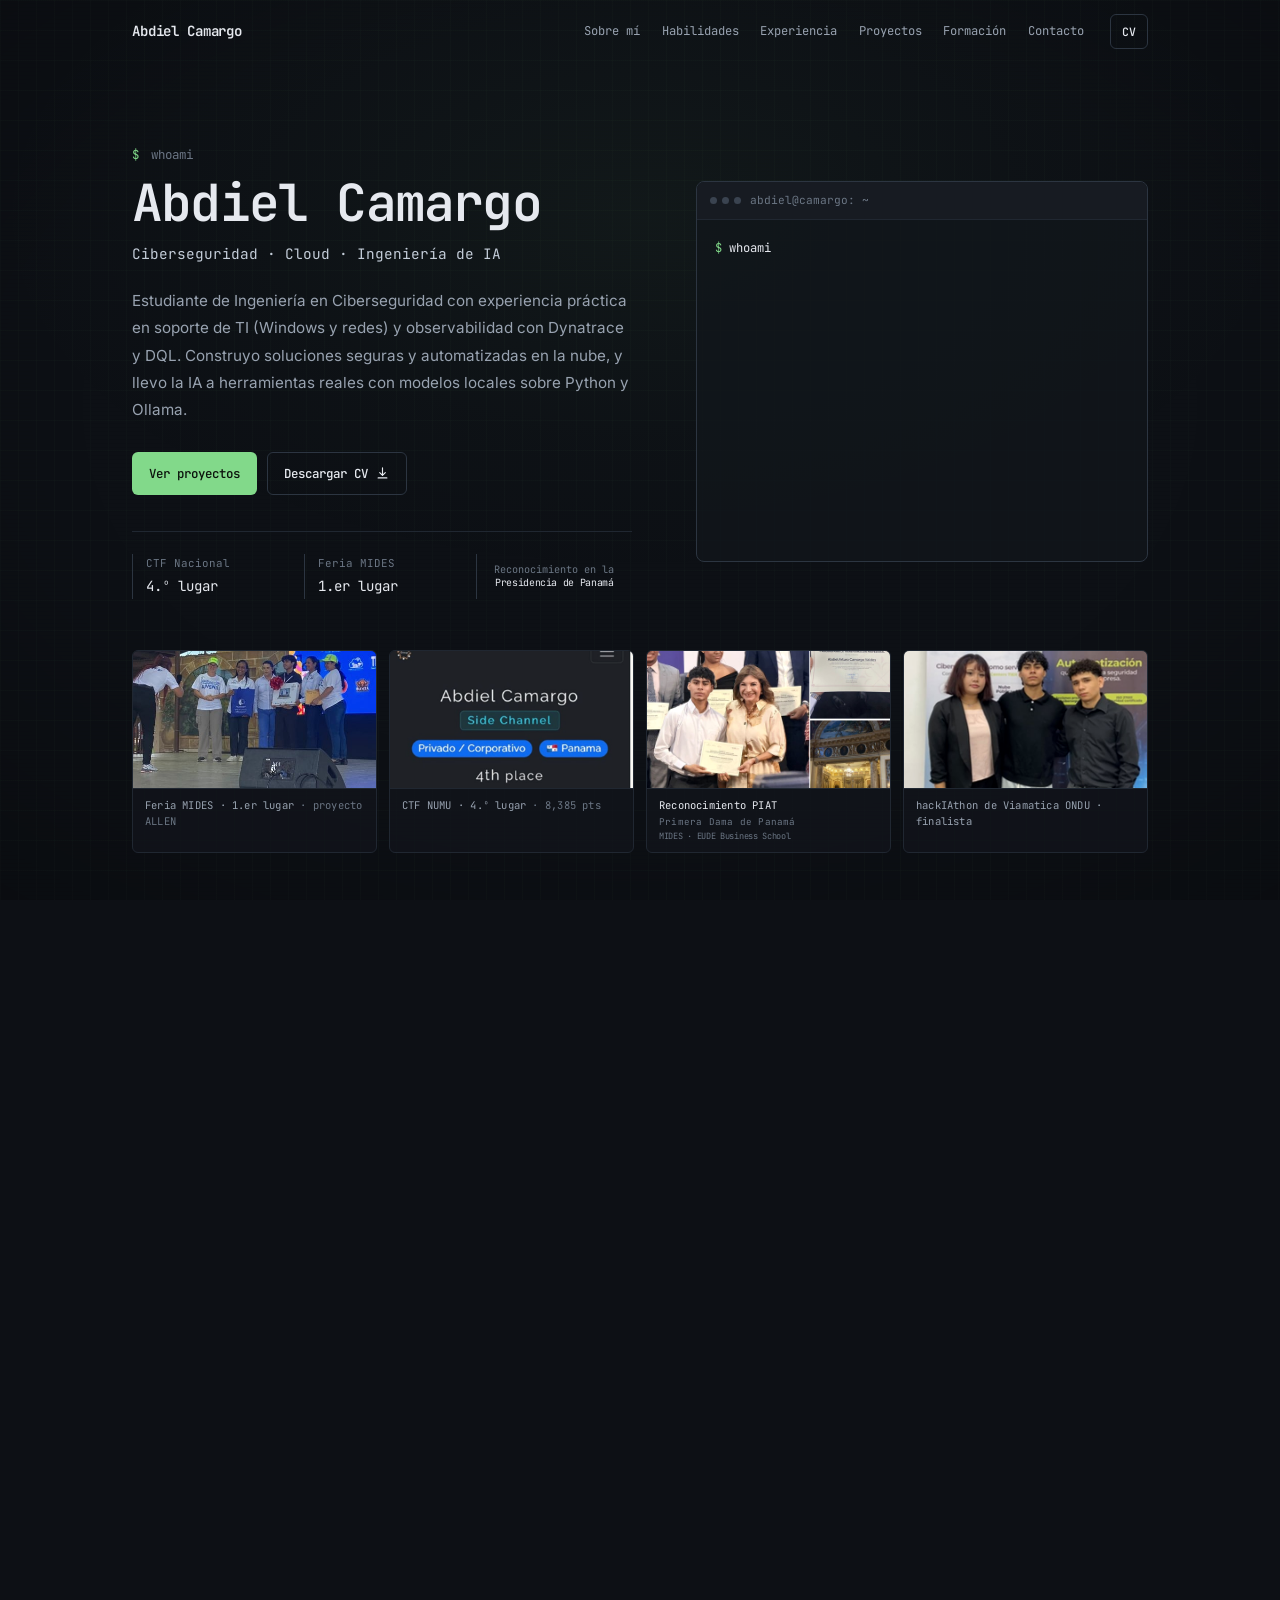
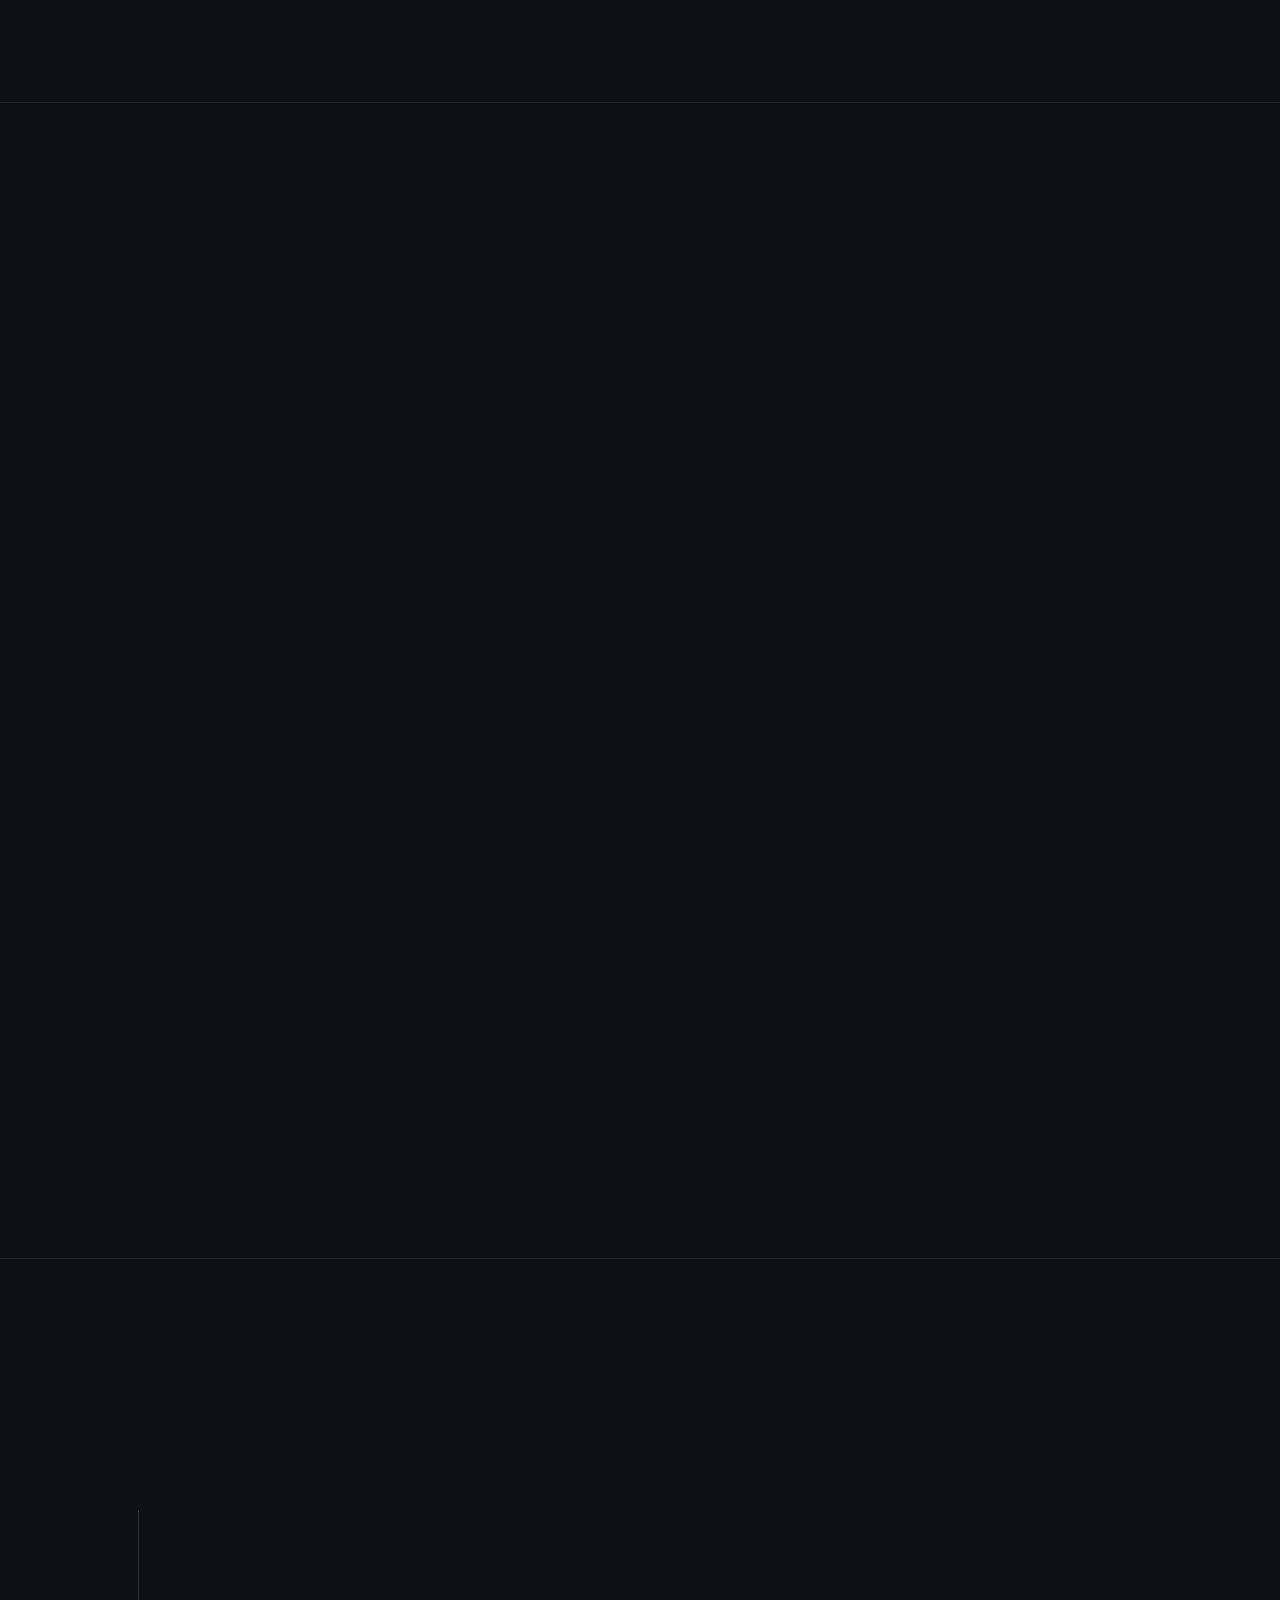
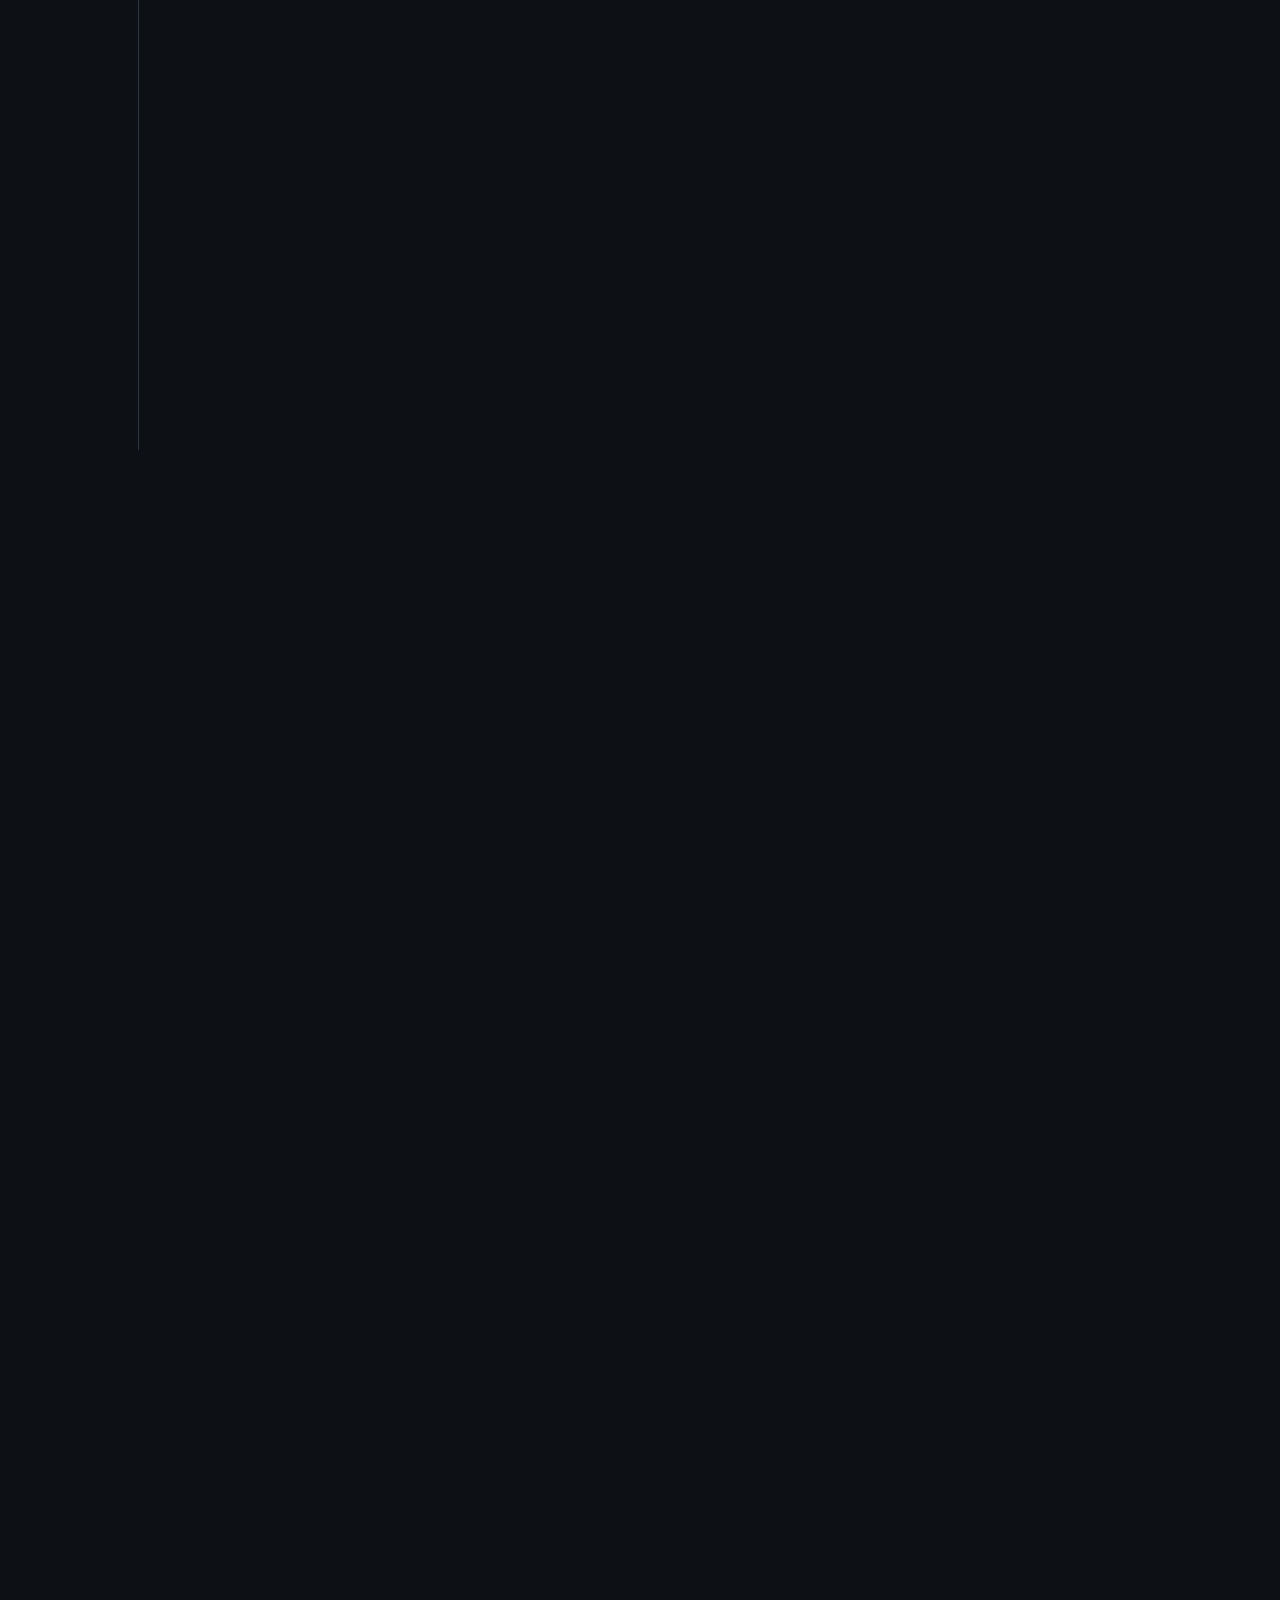
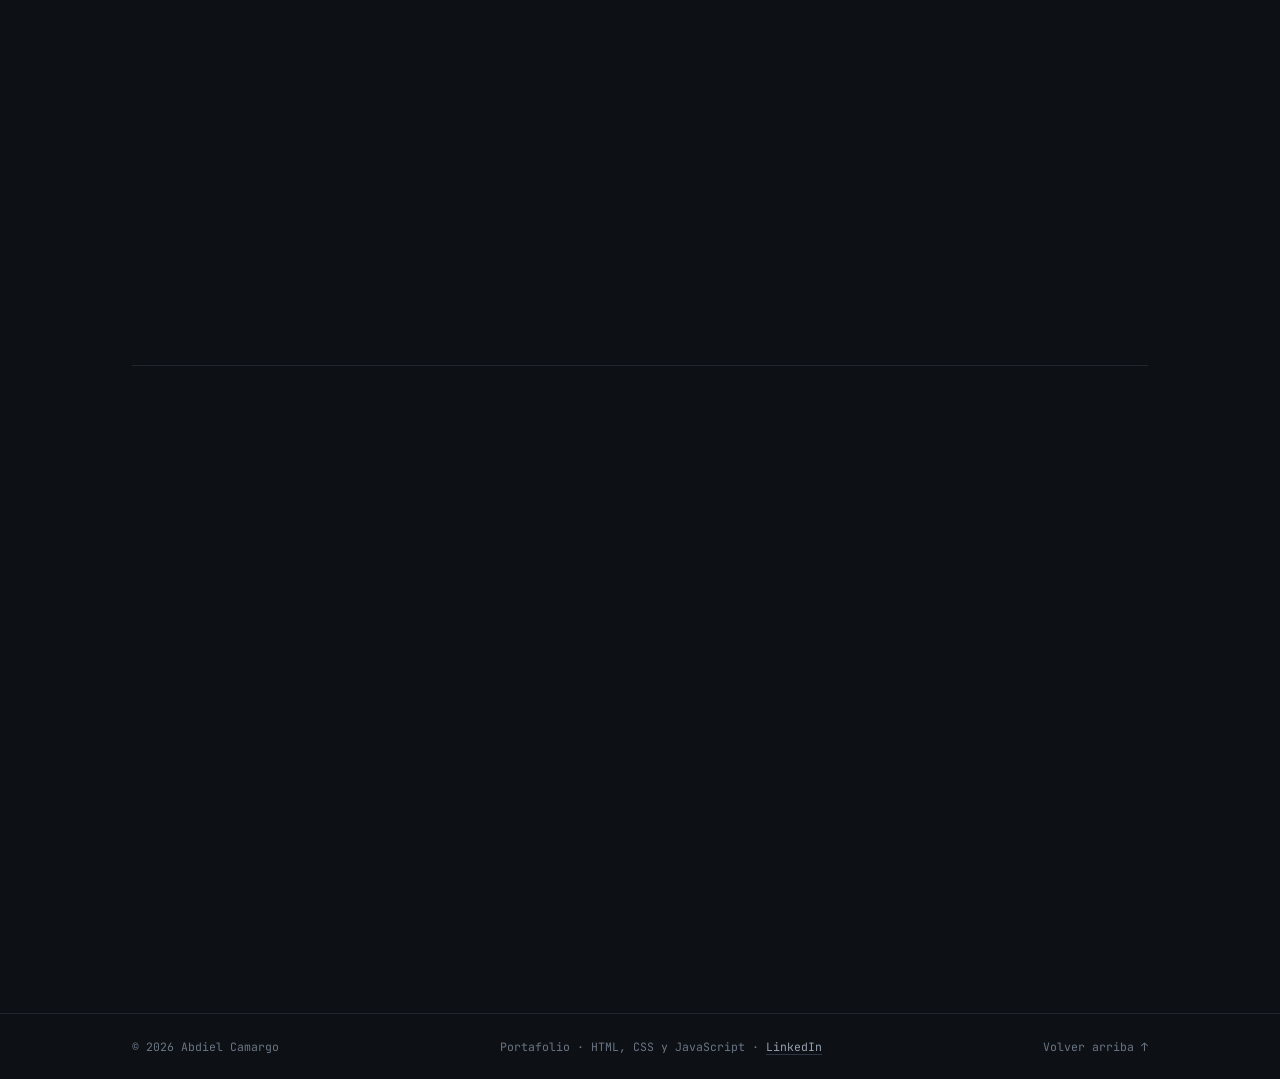
<file: index.html>
<!DOCTYPE html>
<html lang="es" data-theme="dark">
<head>
  <meta charset="UTF-8">
  <meta name="viewport" content="width=device-width, initial-scale=1.0">
  <meta http-equiv="Content-Security-Policy" content="default-src 'none'; script-src 'self' 'sha256-/x7W7R75k8Roq0WaVRQX9blP4OufE5xbAdzklGxsgpw='; style-src 'self'; img-src 'self'; font-src 'self'; connect-src 'none'; base-uri 'none'; form-action 'none'; object-src 'none'">
  <meta name="referrer" content="strict-origin-when-cross-origin">
  <title>Abdiel Camargo — Ciberseguridad, Cloud e Ingeniería de IA</title>
  <meta name="description" content="Portafolio digital de Abdiel Camargo: ciberseguridad, cloud e ingeniería de IA. Estudiante de Ing. en Ciberseguridad con experiencia en soporte de TI, AWS y modelos de lenguaje locales. 4.º lugar en el CTF Nacional.">
  <meta name="author" content="Abdiel Camargo">
  <meta name="theme-color" content="#0c0e12">
  <link rel="canonical" href="https://abdiellzz.github.io/portafolio/">

  <!-- Open Graph / redes sociales -->
  <meta property="og:type" content="website">
  <meta property="og:locale" content="es_PA">
  <meta property="og:url" content="https://abdiellzz.github.io/portafolio/">
  <meta property="og:title" content="Abdiel Camargo — TI, Cloud y Ciberseguridad">
  <meta property="og:description" content="Portafolio digital: ciberseguridad, cloud e IA aplicada, con proyectos de impacto real y base técnica verificable.">
  <meta property="og:image" content="https://abdiellzz.github.io/portafolio/assets/img/og-image.png">
  <meta property="og:image:alt" content="Tarjeta de presentación de Abdiel Camargo: ciberseguridad, cloud e ingeniería de IA">
  <meta name="twitter:card" content="summary_large_image">
  <meta name="twitter:title" content="Abdiel Camargo — TI, Cloud y Ciberseguridad">
  <meta name="twitter:description" content="Portafolio digital: ciberseguridad, cloud e IA aplicada, con proyectos de impacto real y base técnica verificable.">
  <meta name="twitter:image" content="https://abdiellzz.github.io/portafolio/assets/img/og-image.png">

  <link rel="icon" href="assets/img/favicon.svg" type="image/svg+xml">
  <link rel="apple-touch-icon" href="assets/img/favicon.svg">
  <link rel="preload" href="assets/fonts/jetbrains-mono-latin-wght-normal.woff2" as="font" type="font/woff2" crossorigin>
  <link rel="preload" href="assets/fonts/inter-latin-wght-normal.woff2" as="font" type="font/woff2" crossorigin>
  <link rel="stylesheet" href="assets/css/app.css?v=20261119y">

  <script>document.documentElement.classList.add('js');</script>

  <script type="application/ld+json">
  {
    "@context": "https://schema.org",
    "@type": "Person",
    "name": "Abdiel Camargo",
    "jobTitle": "Ciberseguridad · Cloud · Ingeniería de IA",
    "email": "mailto:camargoabdiel15@gmail.com",
    "telephone": "+50767862691",
    "url": "https://abdiellzz.github.io/portafolio/",
    "sameAs": ["https://github.com/abdiellzz", "https://www.linkedin.com/in/camargoabdiel/"],
    "address": {
      "@type": "PostalAddress",
      "addressLocality": "David",
      "addressCountry": "PA"
    },
    "knowsAbout": ["Ciberseguridad", "Cloud", "AWS", "Windows", "Redes", "Dynatrace", "Python", "Kubernetes", "Terraform", "Inteligencia artificial", "LLM", "Ollama"]
  }
  </script>
</head>
<body>
  <div class="term-bg" aria-hidden="true">
    <div class="term-glow"></div>
    <div class="term-grid"></div>
    <div class="term-scanband"></div>
    <div class="term-scanlines"></div>
    <div class="term-vignette"></div>
  </div>

  <a class="skip-link" href="#contenido">Saltar al contenido principal</a>

  <div class="progress-bar" aria-hidden="true"><span id="scroll-progress"></span></div>

  <header class="site-header" id="site-header">
    <div class="container header-inner">
      <a class="brand" href="#inicio" aria-label="Abdiel Camargo — inicio">
        <span class="brand-name">Abdiel Camargo</span>
      </a>

      <nav class="nav" id="nav" aria-label="Navegación principal">
        <ul class="nav-list">
          <li><a href="#sobre-mi" class="nav-link">Sobre mí</a></li>
          <li><a href="#habilidades" class="nav-link">Habilidades</a></li>
          <li><a href="#experiencia" class="nav-link">Experiencia</a></li>
          <li><a href="#proyectos" class="nav-link">Proyectos</a></li>
          <li><a href="#certificaciones" class="nav-link">Formación</a></li>
          <li><a href="#contacto" class="nav-link">Contacto</a></li>
        </ul>
        <a class="btn btn-sm btn-outline nav-cv" href="assets/cv/Abdiel-Camargo-CV.pdf" download>CV</a>
      </nav>

      <button class="menu-toggle" id="menu-toggle" type="button" aria-label="Abrir menú" aria-expanded="false" aria-controls="nav">
        <span class="menu-bars" aria-hidden="true"><span></span><span></span><span></span></span>
      </button>
    </div>
  </header>

  <main id="contenido">
    <!-- HERO -->
    <section class="hero" id="inicio">
      <div class="container hero-grid">
        <div class="hero-copy">
          <p class="prompt-line"><span class="prompt" aria-hidden="true">$</span> whoami</p>
          <h1>Abdiel Camargo</h1>
          <p class="hero-role"><span>Ciberseguridad</span> · <span>Cloud</span> · <span>Ingeniería de IA</span></p>
          <p class="hero-text">
            Estudiante de Ingeniería en Ciberseguridad con experiencia práctica en soporte de TI
            (Windows y redes) y observabilidad con Dynatrace y DQL. Construyo soluciones seguras y
            automatizadas en la nube, y llevo la IA a herramientas reales con modelos locales sobre
            Python y Ollama.
          </p>
          <div class="hero-actions">
            <a class="btn btn-primary" href="#proyectos">Ver proyectos</a>
            <a class="btn btn-outline" href="assets/cv/Abdiel-Camargo-CV.pdf" download>
              Descargar CV
              <svg viewBox="0 0 24 24" aria-hidden="true" focusable="false"><path d="M12 3v12m0 0 4.5-4.5M12 15l-4.5-4.5M5 19h14" fill="none" stroke="currentColor" stroke-width="1.8" stroke-linecap="round" stroke-linejoin="round"/></svg>
            </a>
          </div>

          <dl class="hero-stats hero-stats--three">
            <div>
              <dt>CTF Nacional</dt>
              <dd>4.º lugar</dd>
            </div>
            <div>
              <dt>Feria MIDES</dt>
              <dd>1.er lugar</dd>
            </div>
            <div class="hero-stat-piat">
              <dt>Reconocimiento en la</dt>
              <dd>Presidencia de Panamá</dd>
            </div>
          </dl>
        </div>

        <div class="terminal-card">
          <div class="terminal-bar">
            <span class="terminal-dots" aria-hidden="true"><i></i><i></i><i></i></span>
            <span class="terminal-title">abdiel@camargo: ~</span>
          </div>
          <pre class="terminal" id="terminal" aria-label="Resumen del perfil en formato de terminal">
<span class="t-line"><span class="t-prompt">$</span> <span class="t-cmd">whoami</span></span>
<span class="t-line"><span class="t-out">abdiel_camargo</span><span class="t-dim"> — David, Panamá</span></span>
<span class="t-line t-spacer"></span>
<span class="t-line"><span class="t-prompt">$</span> <span class="t-cmd">cat enfoque.txt</span></span>
<span class="t-line"><span class="t-out">Ciberseguridad · Cloud · IA aplicada</span></span>
<span class="t-line t-spacer"></span>
<span class="t-line"><span class="t-prompt">$</span> <span class="t-cmd">ls formacion/</span></span>
<span class="t-line"><span class="t-out">ciberseguridad/  aws/  linux/  ia/</span></span>
<span class="t-line t-spacer"></span>
<span class="t-line"><span class="t-prompt">$</span> <span class="t-cmd">cat estado.log</span></span>
<span class="t-line"><span class="t-accent">●</span> <span class="t-out">Universidad del Istmo · 3.er trimestre</span></span>
<span class="t-line"><span class="t-accent">●</span> <span class="t-out">AWS Academy Cloud Foundations · en curso</span></span>
<span class="t-line"><span class="t-accent">●</span> <span class="t-out">Soporte de TI · Universidad del Istmo</span></span>
<span class="t-line"><span class="t-accent">●</span> <span class="t-out">IA local · ALLEN, 1.er lugar Feria MIDES</span></span>
<span class="t-line"><span class="t-prompt">$</span> <span class="cursor" aria-hidden="true"></span></span></pre>
        </div>
      </div>

      <div class="container hero-highlights">
        <figure class="highlight reveal" data-reveal>
          <img src="assets/img/highlight-allen.jpg" alt="Entrega del primer lugar en la Feria de Innovación y Emprendimiento del MIDES por el proyecto ALLEN" width="480" height="270" loading="lazy" decoding="async">
          <figcaption><span>Feria MIDES · 1.er lugar</span> · proyecto ALLEN</figcaption>
        </figure>

        <figure class="highlight reveal" data-reveal>
          <img src="assets/img/highlight-ctf.jpg" alt="Resultado del CTF NUMU: cuarto lugar con 8,385 puntos en la categoría privada" width="666" height="374" loading="lazy" decoding="async">
          <figcaption><span>CTF NUMU · 4.º lugar</span> · 8,385 pts</figcaption>
        </figure>

        <figure class="highlight highlight--piat reveal" data-reveal>
          <img src="assets/img/highlight-piat-presidencia.jpg" alt="Abdiel Camargo recibe su diploma del Programa de Inteligencia Artificial, Innovación y Agilidad para la Transformación Profesional en la Presidencia de la República de Panamá" width="548" height="308" loading="lazy" decoding="async">
          <figcaption><span>Reconocimiento PIAT</span><small>Primera Dama de Panamá</small><small class="highlight-partners">MIDES · EUDE Business School</small></figcaption>
        </figure>

        <figure class="highlight reveal" data-reveal>
          <img src="assets/img/highlight-unistmo.jpg" alt="Equipo finalista del hackIAthon de Viamatica ONDU" width="666" height="306" loading="lazy" decoding="async">
          <figcaption><span>hackIAthon de Viamatica ONDU · finalista</span></figcaption>
        </figure>
      </div>
    </section>

    <!-- SOBRE MÍ -->
    <section class="section" id="sobre-mi">
      <div class="container">
        <header class="section-head reveal" data-reveal>
          <p class="section-label"><span>01</span> Sobre mí</p>
          <h2>Perfil profesional</h2>
          <p class="section-lead">
            Tres frentes que se refuerzan entre sí: proteger los sistemas, sostenerlos en la nube
            y usar la IA para que el trabajo técnico rinda más.
          </p>
        </header>

        <div class="about-grid">
          <div class="about-text reveal" data-reveal>
            <p>
              Soy estudiante de <strong>Ingeniería en Ciberseguridad</strong> con enfoque en
              <strong>ciberseguridad, cloud e ingeniería de IA</strong>, y experiencia práctica en soporte
              de TI sobre Windows y redes, además de observabilidad con <strong>Dynatrace</strong> y
              <strong>DQL</strong>. Manejo los fundamentos de AWS: servicios principales, IAM y el modelo
              de responsabilidad compartida.
            </p>
            <p>
              En el día a día combino soporte técnico, automatización y monitoreo. He desarrollado
              herramientas internas para inventario de activos, seguimiento de actualizaciones y
              monitoreo de sistemas, y participé en una hackatón desplegando soluciones en Azure con
              Kubernetes y Terraform. En IA trabajo con modelos de lenguaje locales: montaje con
              <strong>Ollama</strong>, integración con Python y datos en SQLite.
            </p>
            <p>
              Fuera del escritorio: <strong>4.º lugar en el CTF Nacional de Ciberseguridad</strong> y
              <strong>1.er lugar en la Feria de Innovación y Emprendimiento del MIDES</strong> con ALLEN,
              una herramienta educativa con IA local.
            </p>
          </div>

          <aside class="info-panel reveal" data-reveal aria-label="Datos rápidos">
            <h3>Datos</h3>
            <dl class="info-list">
              <div><dt>Ubicación</dt><dd>David, Panamá</dd></div>
              <div><dt>Edad</dt><dd>18 años</dd></div>
              <div><dt>Correo</dt><dd><a href="mailto:camargoabdiel15@gmail.com">camargoabdiel15@gmail.com</a></dd></div>
              <div><dt>Teléfono</dt><dd><a href="tel:+50767862691">(+507) 6786-2691</a></dd></div>
              <div><dt>Enfoque</dt><dd>Ciberseguridad · Cloud · IA</dd></div>
              <div><dt>Idiomas</dt><dd>Español nativo · Inglés B1</dd></div>
              <div><dt>Formación</dt><dd>Ing. en Ciberseguridad · Universidad del Istmo</dd></div>
            </dl>
            <a class="btn btn-outline btn-block" href="assets/cv/Abdiel-Camargo-CV.pdf" download>Descargar CV</a>
          </aside>
        </div>
      </div>
    </section>

    <!-- HABILIDADES -->
    <section class="section section-alt" id="habilidades">
      <div class="container">
        <header class="section-head reveal" data-reveal>
          <p class="section-label"><span>02</span> Habilidades</p>
          <h2>Áreas de especialidad</h2>
          <p class="section-lead">Nueve frentes en los que puedo aportar desde el primer día, del soporte al usuario hasta la seguridad en la nube.</p>
        </header>

        <div class="areas-grid">
          <article class="area-card reveal" data-reveal>
            <span class="area-icon" aria-hidden="true">
              <svg viewBox="0 0 24 24"><path d="M6.8 17.5h10.2a3.4 3.4 0 0 0 .3-6.78 5 5 0 0 0-9.5-1.3A4 4 0 0 0 6.8 17.5Z" fill="none" stroke="currentColor" stroke-width="1.6" stroke-linejoin="round"/><path d="M9.2 14.4h.01M12 12.4h.01M14.8 14.4h.01" fill="none" stroke="currentColor" stroke-width="2.1" stroke-linecap="round"/></svg>
            </span>
            <h3>Infraestructura Cloud</h3>
            <p>Servicios principales de AWS y Azure, con el modelo de responsabilidad compartida como base.</p>
          </article>
          <article class="area-card reveal" data-reveal>
            <span class="area-icon" aria-hidden="true">
              <svg viewBox="0 0 24 24"><path d="M4.5 4.5v15h15.5" fill="none" stroke="currentColor" stroke-width="1.6" stroke-linecap="round" stroke-linejoin="round"/><rect x="7.6" y="12.8" width="2.7" height="6.7" rx=".9" fill="none" stroke="currentColor" stroke-width="1.6"/><rect x="12" y="9.2" width="2.7" height="10.3" rx=".9" fill="none" stroke="currentColor" stroke-width="1.6"/><rect x="16.4" y="5.8" width="2.7" height="13.7" rx=".9" fill="none" stroke="currentColor" stroke-width="1.6"/></svg>
            </span>
            <h3>Escalabilidad de Datos</h3>
            <p>Consultas SQL y automatización con Python para ordenar, procesar y analizar información.</p>
          </article>
          <article class="area-card reveal" data-reveal>
            <span class="area-icon" aria-hidden="true">
              <svg viewBox="0 0 24 24"><rect x="6.5" y="6.5" width="11" height="11" rx="2.4" fill="none" stroke="currentColor" stroke-width="1.6"/><rect x="10" y="10" width="4" height="4" rx="1" fill="none" stroke="currentColor" stroke-width="1.6"/><path d="M9.5 2.8v3.7M14.5 2.8v3.7M9.5 17.5v3.7M14.5 17.5v3.7M2.8 9.5h3.7M2.8 14.5h3.7M17.5 9.5h3.7M17.5 14.5h3.7" fill="none" stroke="currentColor" stroke-width="1.6" stroke-linecap="round"/></svg>
            </span>
            <h3>Ingeniería de IA</h3>
            <p>Modelos de lenguaje locales con Python y Ollama para asistentes, análisis y automatización de tareas.</p>
          </article>
          <article class="area-card reveal" data-reveal>
            <span class="area-icon" aria-hidden="true">
              <svg viewBox="0 0 24 24"><path d="M12 3 5 6v5.5c0 4.2 2.9 7.7 7 9.5 4.1-1.8 7-5.3 7-9.5V6l-7-3Z" fill="none" stroke="currentColor" stroke-width="1.6" stroke-linejoin="round"/><circle cx="12" cy="10.4" r="1.7" fill="none" stroke="currentColor" stroke-width="1.6"/><path d="M12 12.1v3.1" fill="none" stroke="currentColor" stroke-width="1.6" stroke-linecap="round"/></svg>
            </span>
            <h3>Seguridad Cibernética</h3>
            <p>Fundamentos de seguridad, gestión de identidades con IAM y endurecimiento de sistemas.</p>
          </article>
          <article class="area-card reveal" data-reveal>
            <span class="area-icon" aria-hidden="true">
              <svg viewBox="0 0 24 24"><rect x="3.4" y="3.4" width="8.4" height="17.2" rx="1.8" fill="none" stroke="currentColor" stroke-width="1.6"/><path d="M5.7 7.8h3.6M5.7 10.8h2.2" fill="none" stroke="currentColor" stroke-width="1.6" stroke-linecap="round"/><rect x="12.4" y="12.6" width="7.4" height="6" rx="1.4" fill="none" stroke="currentColor" stroke-width="1.6"/><path d="M14.1 12.6v-1.6a2 2 0 0 1 4 0v1.6" fill="none" stroke="currentColor" stroke-width="1.6" stroke-linecap="round"/></svg>
            </span>
            <h3>Cifrado de Datos</h3>
            <p>Protección de información sensible y acceso bajo el principio de mínimo privilegio.</p>
          </article>
          <article class="area-card reveal" data-reveal>
            <span class="area-icon" aria-hidden="true">
              <svg viewBox="0 0 24 24"><circle cx="12" cy="12" r="8.4" fill="none" stroke="currentColor" stroke-width="1.6"/><circle cx="12" cy="12" r="4.4" fill="none" stroke="currentColor" stroke-width="1.6"/><path d="M12 12 17.4 7.4" fill="none" stroke="currentColor" stroke-width="1.6" stroke-linecap="round"/><circle cx="15.4" cy="9.4" r="1.35" fill="currentColor"/><path d="M12 3.6v1.8M20.4 12h-1.8" fill="none" stroke="currentColor" stroke-width="1.6" stroke-linecap="round"/></svg>
            </span>
            <h3>Detección de Amenazas</h3>
            <p>Análisis de logs y eventos con Dynatrace y DQL para detectar comportamientos anómalos.</p>
          </article>
          <article class="area-card reveal" data-reveal>
            <span class="area-icon" aria-hidden="true">
              <svg viewBox="0 0 24 24"><path d="M4.5 14.2v-1.7a7.5 7.5 0 0 1 15 0v1.7" fill="none" stroke="currentColor" stroke-width="1.6" stroke-linecap="round"/><rect x="3" y="13.2" width="3.4" height="5.2" rx="1.6" fill="none" stroke="currentColor" stroke-width="1.6"/><rect x="17.6" y="13.2" width="3.4" height="5.2" rx="1.6" fill="none" stroke="currentColor" stroke-width="1.6"/><path d="M19.3 18.4v.7a2.6 2.6 0 0 1-2.6 2.6H13" fill="none" stroke="currentColor" stroke-width="1.6" stroke-linecap="round"/></svg>
            </span>
            <h3>Soporte TI / Mesa de Ayuda</h3>
            <p>Diagnóstico y resolución de incidencias de hardware, software y conectividad para usuarios.</p>
          </article>
          <article class="area-card reveal" data-reveal>
            <span class="area-icon" aria-hidden="true">
              <svg viewBox="0 0 24 24"><circle cx="12" cy="5.2" r="2.1" fill="none" stroke="currentColor" stroke-width="1.6"/><circle cx="5.2" cy="18" r="2.1" fill="none" stroke="currentColor" stroke-width="1.6"/><circle cx="18.8" cy="18" r="2.1" fill="none" stroke="currentColor" stroke-width="1.6"/><circle cx="12" cy="12" r="1.6" fill="none" stroke="currentColor" stroke-width="1.6"/><path d="M10.7 7 6.4 16.2M13.3 7l4.3 9.2M7.4 18h9.2M12 7.4v3" fill="none" stroke="currentColor" stroke-width="1.6" stroke-linecap="round"/></svg>
            </span>
            <h3>Conectividad de Red</h3>
            <p>Fundamentos de redes, configuración de equipos y soporte de conectividad.</p>
          </article>
          <article class="area-card reveal" data-reveal>
            <span class="area-icon" aria-hidden="true">
              <svg viewBox="0 0 24 24"><rect x="3" y="4.5" width="18" height="12.5" rx="2" fill="none" stroke="currentColor" stroke-width="1.6"/><path d="M6.8 11h2l1.4-2.7L13 13.4l1.6-2.4h2.6" fill="none" stroke="currentColor" stroke-width="1.6" stroke-linecap="round" stroke-linejoin="round"/><path d="M9 20.2h6M12 17v3.2" fill="none" stroke="currentColor" stroke-width="1.6" stroke-linecap="round"/></svg>
            </span>
            <h3>Monitoreo del Sistema</h3>
            <p>Observabilidad de servicios, métricas y alertas para anticipar incidentes.</p>
          </article>
        </div>

        <div class="stack reveal" data-reveal>
          <h3 class="stack-title">Herramientas</h3>
          <div class="stack-grid">
            <div class="stack-group">
              <h4>Sistemas y soporte</h4>
              <ul class="tags"><li>Windows</li><li>Linux</li><li>Hardware</li><li>Microsoft 365</li><li>Soporte técnico</li></ul>
            </div>
            <div class="stack-group">
              <h4>Redes y observabilidad</h4>
              <ul class="tags"><li>Redes</li><li>Dynatrace</li><li>DQL</li><li>Análisis de logs</li><li>Monitoreo</li></ul>
            </div>
            <div class="stack-group">
              <h4>Programación, datos e IA</h4>
              <ul class="tags"><li>Python</li><li>SQL</li><li>Git / GitHub</li><li>Ollama</li><li>LLM locales</li><li>Automatización</li></ul>
            </div>
            <div class="stack-group">
              <h4>Nube e infraestructura</h4>
              <ul class="tags"><li>AWS</li><li>IAM</li><li>Azure</li><li>Kubernetes</li><li>Terraform</li></ul>
            </div>
          </div>
        </div>

        <div class="soft-skills reveal" data-reveal>
          <h3 class="stack-title">Habilidades profesionales</h3>
          <ul class="tags">
            <li>Pensamiento analítico</li>
            <li>Resolución de problemas</li>
            <li>Trabajo en equipo</li>
            <li>Comunicación</li>
            <li>Adaptabilidad</li>
          </ul>
        </div>
      </div>
    </section>

    <!-- EXPERIENCIA -->
    <section class="section" id="experiencia">
      <div class="container">
        <header class="section-head reveal" data-reveal>
          <p class="section-label"><span>03</span> Experiencia</p>
          <h2>Experiencia profesional</h2>
          <p class="section-lead">Soporte real, auditoría y operación: aprendizaje aplicado en entornos con usuarios y plazos.</p>
        </header>

        <ol class="timeline">
          <li class="timeline-item reveal" data-reveal>
            <div class="role-head">
              <div>
                <h3>Asistente de Soporte de TI</h3>
                <p class="role-org">Universidad del Istmo</p>
              </div>
              <p class="role-date"><span class="dot-live" aria-hidden="true"></span>Mayo 2026 — presente</p>
            </div>
            <ul class="bullets">
              <li>Diagnostiqué y resolví problemas de hardware, software y conectividad.</li>
              <li>Mantuve, actualicé y configuré entornos Windows y herramientas de seguridad.</li>
              <li>Desarrollé herramientas internas para inventario de activos de TI, seguimiento de actualizaciones y monitoreo de sistemas, en coordinación con equipos multidisciplinarios.</li>
            </ul>
          </li>

          <li class="timeline-item reveal" data-reveal>
            <div class="role-head">
              <div>
                <h3>Gerente de Auditoría</h3>
                <p class="role-org">AIESEC</p>
              </div>
              <p class="role-date">Ago. 2026 — Ene. 2027</p>
            </div>
            <ul class="bullets">
              <li>Gestioné la documentación requerida por la entidad auditora para el programa de intercambio internacional, manteniendo los expedientes de cada pasante listos para auditoría.</li>
              <li>Recopilé y verifiqué evidencias de la implementación de los estándares de intercambio, demostrando el cumplimiento del programa.</li>
              <li>Mantuve plataformas de seguimiento actualizadas, resguardando la experiencia de los pasantes y el cumplimiento del marco migratorio y legal.</li>
            </ul>
          </li>

          <li class="timeline-item reveal" data-reveal>
            <div class="role-head">
              <div>
                <h3>Pasante de TI</h3>
                <p class="role-org">Institute College Panamá / CSCYT</p>
              </div>
              <p class="role-date">Oct. — Dic. 2025</p>
            </div>
            <ul class="bullets">
              <li>Brindé soporte de redes y asistencia técnica a usuarios y personal administrativo.</li>
              <li>Administré bases de datos y sistemas de información.</li>
              <li>Gestioné documentación con Microsoft Office y apoyé procesos administrativos.</li>
            </ul>
          </li>
        </ol>
      </div>
    </section>

    <!-- PROYECTOS -->
    <section class="section" id="proyectos" aria-labelledby="projects-title">
      <div class="container">
        <header class="section-head reveal" data-reveal>
          <p class="section-label"><span>04</span> Proyectos</p>
          <h2 id="projects-title">Proyectos</h2>
          <p class="section-lead">Laboratorios, soluciones técnicas y experimentos donde documento el proceso, las decisiones y los resultados.</p>
        </header>

        <div class="projects-list" aria-label="Listado de proyectos">
          <article class="project-preview reveal" data-reveal>
            <a class="project-preview-link" href="aws-iam.html" aria-label="Abrir proyecto Introducción a AWS IAM">
              <div class="project-preview-media">
                <img src="assets/img/aws-iam/iam-01.png" alt="Esquema de usuarios y grupos del proyecto Introducción a AWS IAM" width="2200" height="1100" loading="lazy" decoding="async">
                <span class="project-preview-index">01</span>
              </div>

              <div class="project-preview-content">
                <p class="section-label"><span>AWS</span> IAM · Laboratorio</p>
                <h3>Introducción a<br><span>AWS IAM</span></h3>
                <p class="project-preview-subtitle">Usuarios, grupos, políticas y pruebas de acceso.</p>
                <p class="project-preview-text">Un recorrido práctico para aplicar mínimo privilegio y comparar qué puede hacer cada identidad dentro del laboratorio.</p>

                <div class="project-preview-includes">
                  <p>Incluye</p>
                  <ul aria-label="Contenido del proyecto">
                    <li>
                      <svg viewBox="0 0 24 24" aria-hidden="true"><path d="M8 5.5v13l10-6.5-10-6.5Z"/></svg>
                      Video guía
                    </li>
                    <li>
                      <svg viewBox="0 0 24 24" aria-hidden="true"><rect x="3.5" y="4.5" width="17" height="15" rx="2"/><circle cx="8.5" cy="9" r="1.4"/><path d="m5.5 17 4.2-4.2 3 2.8 2.1-2 3.7 3.4"/></svg>
                      23 imágenes
                    </li>
                    <li>
                      <svg viewBox="0 0 24 24" aria-hidden="true"><path d="M6 3.5h8l4 4V20.5H6z"/><path d="M14 3.5v4h4M8.8 12h6.4M8.8 15.5h6.4"/></svg>
                      Documentación
                    </li>
                  </ul>
                </div>

                <span class="project-preview-cta">Explorar proyecto <b aria-hidden="true">↗</b></span>
              </div>
            </a>
          </article>
        </div>
      </div>
    </section>

    <!-- FORMACIÓN -->
    <section class="section" id="certificaciones">
      <div class="container">
        <header class="section-head reveal" data-reveal>
          <p class="section-label"><span>05</span> Formación</p>
          <h2>Educación y certificaciones</h2>
          <p class="section-lead">Aprendizaje continuo, con credenciales que respaldan cada área del stack.</p>
        </header>

        <div class="edu-grid">
          <article class="edu-card reveal" data-reveal>
            <p class="edu-status">En curso</p>
            <h3>Licenciatura en Ingeniería en Ciberseguridad</h3>
            <p class="edu-org">Universidad del Istmo · 3.er trimestre</p>
          </article>

          <article class="edu-card reveal" data-reveal>
            <p class="edu-status">Completado</p>
            <h3>Programa de Inteligencia Artificial, Innovación y Agilidad para la Transformación Profesional</h3>
            <p class="edu-org">EUDE European Business School · 20 horas · 21 oct. — 13 nov. 2026</p>
          </article>
        </div>

        <h3 class="subhead reveal" data-reveal>Certificados</h3>

        <div class="cert-gallery" aria-label="Certificados, del más reciente al más antiguo">
          <article class="cert-card reveal" data-reveal data-date="2026-11-13">
            <a class="cert-card-media" href="assets/img/certificates/eude-ia-inovacion-agilidad.jpeg" target="_blank" rel="noopener noreferrer" aria-label="Abrir diploma del programa de Inteligencia Artificial, Innovación y Agilidad para la Transformación Profesional">
              <img src="assets/img/certificates/eude-ia-inovacion-agilidad.jpeg" width="1280" height="960" loading="lazy" decoding="async" alt="Diploma de Abdiel Arturo Camargo Valdes por completar el programa de Inteligencia Artificial, Innovación y Agilidad para la Transformación Profesional">
              <span class="cert-card-open">Ver diploma <span aria-hidden="true">↗</span></span>
            </a>
            <div class="cert-card-body">
              <p class="cert-card-provider">EUDE European Business School</p>
              <h4>Inteligencia Artificial, Innovación y Agilidad</h4>
              <p class="cert-card-meta">20 horas · 13 nov. 2026</p>
            </div>
          </article>

          <article class="cert-card reveal" data-reveal data-date="2026-02-06">
            <a class="cert-card-media" href="assets/img/certificates/microsoft-365-administrator.png" target="_blank" rel="noopener noreferrer" aria-label="Abrir constancia del curso Administrador de Microsoft 365">
              <img src="assets/img/certificates/microsoft-365-administrator.png" width="1929" height="1364" loading="lazy" decoding="async" alt="Certificado de Abdiel Arturo Camargo Valdes por completar el curso Administrador de Microsoft 365">
              <span class="cert-card-open">Ver constancia <span aria-hidden="true">↗</span></span>
            </a>
            <div class="cert-card-body">
              <p class="cert-card-provider">Microsoft / Business IT</p>
              <h4>Administrador de Microsoft 365</h4>
              <p class="cert-card-meta">20 horas · 6 feb. 2026</p>
            </div>
          </article>

          <article class="cert-card reveal" data-reveal data-date="2026-08-11">
            <a class="cert-card-media" href="assets/img/certificates/microsoft-introduccion-nube.png" target="_blank" rel="noopener noreferrer" aria-label="Abrir constancia de Introducción a la infraestructura en la nube">
              <img src="assets/img/certificates/microsoft-introduccion-nube.png" width="1925" height="1487" loading="lazy" decoding="async" alt="Certificado de Abdiel Camargo por completar Introducción a la infraestructura en la nube">
              <span class="cert-card-open">Ver constancia <span aria-hidden="true">↗</span></span>
            </a>
            <div class="cert-card-body">
              <p class="cert-card-provider">Microsoft</p>
              <h4>Introducción a la infraestructura en la nube</h4>
              <p class="cert-card-meta">11 ago. 2026</p>
            </div>
          </article>

          <article class="cert-card reveal" data-reveal data-date="2026-08-30">
            <a class="cert-card-media" href="assets/img/certificates/aws-ia-generativa.png" target="_blank" rel="noopener noreferrer" aria-label="Abrir constancia sobre servicios de IA generativa con AWS">
              <img src="assets/img/certificates/aws-ia-generativa.png" width="1280" height="989" loading="lazy" decoding="async" alt="Constancia de participación de Abdiel Camargo en Profundizando en los servicios de IA Generativa con AWS">
              <span class="cert-card-open">Ver constancia <span aria-hidden="true">↗</span></span>
            </a>
            <div class="cert-card-body">
              <p class="cert-card-provider">AWS Entrena LATAM / TIDWIT</p>
              <h4>Profundizando en los servicios de IA Generativa con AWS</h4>
              <p class="cert-card-meta">5 h 16 min · 30 ago. 2026</p>
            </div>
          </article>

          <article class="cert-card reveal" data-reveal data-date="2026-11-10">
            <a class="cert-card-media" href="https://cert.efset.org/en/uK8h8N" data-verification-url="https://cert.efset.org/en/uK8h8N" target="_blank" rel="noopener noreferrer" aria-label="Ver certificado oficial EF SET de inglés de Abdiel Arturo Camargo Valdes">
              <img src="assets/img/certificates/ef-set-b1-english.png" width="961" height="868" loading="lazy" decoding="async" alt="Vista previa del certificado EF SET de Abdiel Arturo Camargo Valdes: nivel B1 Intermediate, 44 sobre 100">
              <span class="cert-card-open">Ver certificado oficial <span aria-hidden="true">↗</span></span>
            </a>
            <div class="cert-card-body">
              <p class="cert-card-provider">EF SET</p>
              <h4>English Certificate · B1 Intermediate</h4>
              <p class="cert-card-meta">44/100 · 10 nov. 2026</p>
            </div>
          </article>

          <article class="cert-card reveal" data-reveal data-date="2026-01-11">
            <a class="cert-card-media" href="https://www.coursera.org/account/accomplishments/verify/OIKP2WH80QBG" data-verification-url="https://www.coursera.org/account/accomplishments/verify/OIKP2WH80QBG" target="_blank" rel="noopener noreferrer" aria-label="Ver certificado verificado de Google Cybersecurity Foundations en Coursera">
              <img src="assets/img/certificates/google-cybersecurity-foundations.png" width="698" height="531" loading="lazy" decoding="async" alt="Certificado de Abdiel Camargo por completar Fundamentos de la ciberseguridad de Google a través de Coursera">
              <span class="cert-card-open">Ver certificado verificado <span aria-hidden="true">↗</span></span>
            </a>
            <div class="cert-card-body">
              <p class="cert-card-provider">Google / Coursera</p>
              <h4>Fundamentos de la ciberseguridad</h4>
              <p class="cert-card-meta">11 ene. 2026</p>
            </div>
          </article>

          <article class="cert-card reveal" data-reveal data-date="2026-09-04">
            <a class="cert-card-media" href="assets/img/certificates/linux-unhatched.png" target="_blank" rel="noopener noreferrer" aria-label="Abrir certificado Linux Unhatched">
              <img src="assets/img/certificates/linux-unhatched.png" width="1280" height="867" loading="lazy" decoding="async" alt="Certificado Linux Unhatched otorgado a Abdiel Camargo por Cisco Networking Academy y la Universidad Tecnológica de Panamá">
              <span class="cert-card-open">Ver certificado <span aria-hidden="true">↗</span></span>
            </a>
            <div class="cert-card-body">
              <p class="cert-card-provider">Cisco Networking Academy / UTP</p>
              <h4>Linux Unhatched</h4>
              <p class="cert-card-meta">4 sep. 2026</p>
            </div>
          </article>
        </div>

        <h3 class="subhead subhead-spaced reveal" data-reveal>Logros y reconocimientos</h3>

        <div class="cert-gallery cert-gallery--achievements" aria-label="Logros y reconocimientos, del más reciente al más antiguo">
          <article class="cert-card cert-card--featured reveal" data-reveal data-date="2026-11-13">
            <a class="cert-card-media" href="assets/img/recognitions/piat-presidencia-reconocimiento.png" target="_blank" rel="noopener noreferrer" aria-label="Abrir fotografías de la entrega del diploma PIAT en la Presidencia de la República">
              <img src="assets/img/recognitions/piat-presidencia-reconocimiento.png" width="548" height="544" loading="lazy" decoding="async" alt="Abdiel Camargo junto a la Primera Dama Maricel Cohen de Mulino durante la entrega de su diploma PIAT en la Presidencia de la República de Panamá">
              <span class="cert-card-open">Ver momento <span aria-hidden="true">↗</span></span>
            </a>
            <div class="cert-card-body">
              <p class="cert-card-provider">Despacho de la Primera Dama · MIDES · EUDE Business School</p>
              <h4>Reconocimiento PIAT junto a la Primera Dama</h4>
              <p class="cert-card-meta">Maricel Cohen de Mulino · 21 oct. — 13 nov. 2026 · Panamá</p>
              <p class="cert-card-description">Recibí el diploma del Programa de Inteligencia Artificial, Innovación y Agilidad para la Transformación Profesional en la Presidencia de la República de Panamá. La iniciativa fue impulsada por el MIDES, el Despacho de la Primera Dama y EUDE Business School, institución española de formación empresarial.</p>
              <a class="cert-card-link" href="https://www.linkedin.com/school/eude-business-school/" target="_blank" rel="noopener noreferrer">EUDE Business School · España <span aria-hidden="true">↗</span></a>
            </div>
          </article>

          <article class="cert-card reveal" data-reveal data-date="2026-10-23">
            <a class="cert-card-media" href="assets/img/certificates/ctf-ciberseguridad-8385.png" target="_blank" rel="noopener noreferrer" aria-label="Abrir resultado del CTF de Ciberseguridad">
              <img src="assets/img/certificates/ctf-ciberseguridad-8385.png" width="480" height="386" loading="lazy" decoding="async" alt="Resultado de Abdiel Camargo en el CTF de Ciberseguridad: cuarto lugar con 8,385 puntos">
              <span class="cert-card-open">Ver resultado <span aria-hidden="true">↗</span></span>
            </a>
            <div class="cert-card-body">
              <p class="cert-card-provider">Min. de Seguridad Pública / ITSE</p>
              <h4>CTF de Ciberseguridad · 4.º lugar</h4>
              <p class="cert-card-meta">23 oct. 2026 · 8,385 puntos · Panamá</p>
            </div>
          </article>

          <article class="cert-card reveal" data-reveal data-date="2026-10-09">
            <a class="cert-card-media" href="assets/img/certificates/hackathon-copa-airlines.png" target="_blank" rel="noopener noreferrer" aria-label="Abrir certificado de participación en la Hackathon Copa Airlines">
              <img src="assets/img/certificates/hackathon-copa-airlines.png" width="800" height="553" loading="lazy" decoding="async" alt="Certificado de participación de Abdiel Arturo Camargo Valdes en la séptima Hackathon Copa Airlines">
              <span class="cert-card-open">Ver certificado <span aria-hidden="true">↗</span></span>
            </a>
            <div class="cert-card-body">
              <p class="cert-card-provider">Copa Airlines</p>
              <h4>7.ª Hackathon Copa Airlines</h4>
              <p class="cert-card-meta">DevOps, API y observabilidad · 8–9 oct. 2026</p>
            </div>
          </article>

          <article class="cert-card reveal" data-reveal data-date="2026-10-16">
            <a class="cert-card-media cert-card-media--portrait" href="assets/img/certificates/hackiathon-finalista-johnpork.png" target="_blank" rel="noopener noreferrer" aria-label="Abrir reconocimiento de equipo finalista en el hackIAthon de Viamatica ONDU">
              <img src="assets/img/certificates/hackiathon-finalista-johnpork.png" width="800" height="1000" loading="lazy" decoding="async" alt="Anuncio del equipo JOHNPORK como finalista del hackIAthon de Viamatica ONDU">
              <span class="cert-card-open">Ver reconocimiento <span aria-hidden="true">↗</span></span>
            </a>
            <div class="cert-card-body">
              <p class="cert-card-provider">hackIAthon</p>
              <h4>hackIAthon de Viamatica ONDU · equipo finalista</h4>
              <p class="cert-card-meta">16 oct. 2026 · Final · Equipo JOHNPORK</p>
            </div>
          </article>

          <article class="cert-card reveal" data-reveal data-date="2026-10-03">
            <a class="cert-card-media" href="assets/img/certificates/mides-allen-reconocimiento.png" target="_blank" rel="noopener noreferrer" aria-label="Abrir reconocimiento del MIDES por el primer lugar del pitch de ALLEN, la IA">
              <img src="assets/img/certificates/mides-allen-reconocimiento.png" width="800" height="619" loading="lazy" decoding="async" alt="Certificado de reconocimiento del Ministerio de Desarrollo Social a Abdiel Arturo Camargo Valdés por la Feria de Innovación y Emprendimiento Juvenil Chiriquí 2026">
              <span class="cert-card-open">Ver reconocimiento <span aria-hidden="true">↗</span></span>
            </a>
            <div class="cert-card-body">
              <p class="cert-card-provider">MIDES · Chiriquí 2026</p>
              <h4>1.er lugar del pitch de ALLEN, la IA</h4>
              <p class="cert-card-meta">3 oct. 2026 · Feria de Innovación y Emprendimiento Juvenil</p>
            </div>
          </article>
        </div>

        <h3 class="subhead subhead-spaced reveal" data-reveal>Curso en progreso</h3>

        <ul class="cert-list">
          <li class="reveal" data-reveal>
            <div class="cert-main">
              <h3>AWS Academy Cloud Foundations</h3>
              <p>AWS Academy</p>
            </div>
            <span class="cert-date">Oct. 2026</span>
            <span class="cert-state in-progress">En curso</span>
          </li>
        </ul>
      </div>
    </section>

    <!-- CONTACTO -->
    <section class="section" id="contacto">
      <div class="container">
        <div class="contact-simple reveal" data-reveal>
          <p class="section-label"><span>06</span> Contacto</p>
          <h2>¿Trabajamos juntos?</h2>
          <p class="contact-intro">
            Estoy abierto a prácticas, posiciones junior de soporte de TI, cloud o ciberseguridad,
            y a colaborar en proyectos donde pueda aportar orden, monitoreo y automatización.
          </p>

          <div class="contact-links" aria-label="Formas de contacto">
            <a href="mailto:camargoabdiel15@gmail.com?subject=Contacto%20desde%20el%20portafolio" aria-label="Enviar correo a Abdiel Camargo">
              <svg viewBox="0 0 24 24" aria-hidden="true"><rect x="3.5" y="5.5" width="17" height="13" rx="1.5"/><path d="m4.2 6.4 7.8 5.9 7.8-5.9"/></svg>
              <span>Enviar correo</span>
            </a>
            <a href="https://github.com/abdiellzz" target="_blank" rel="noopener noreferrer" aria-label="Abrir GitHub de Abdiel Camargo">
              <svg class="icon-fill" viewBox="0 0 24 24" aria-hidden="true"><path d="M12 2.75a9.25 9.25 0 0 0-2.93 18.02c.46.08.63-.2.63-.44v-1.71c-2.57.56-3.11-1.09-3.11-1.09-.42-1.07-1.03-1.35-1.03-1.35-.84-.57.06-.56.06-.56.93.07 1.42.96 1.42.96.83 1.42 2.17 1.01 2.7.77.08-.6.32-1.01.59-1.24-2.05-.23-4.2-1.03-4.2-4.56 0-1.01.36-1.83.95-2.48-.1-.23-.41-1.18.09-2.46 0 0 .77-.25 2.54.95A8.8 8.8 0 0 1 12 7.28c.78 0 1.56.1 2.3.31 1.77-1.2 2.53-.95 2.53-.95.51 1.28.19 2.23.1 2.46.59.65.95 1.47.95 2.48 0 3.54-2.16 4.32-4.22 4.55.33.29.63.85.63 1.72v2.55c0 .25.16.53.64.44A9.25 9.25 0 0 0 12 2.75Z"/></svg>
              <span>github.com/abdiellzz</span>
            </a>
            <a href="https://www.linkedin.com/in/camargoabdiel/" target="_blank" rel="noopener noreferrer" aria-label="Abrir LinkedIn de Abdiel Camargo">
              <svg class="icon-fill" viewBox="0 0 24 24" aria-hidden="true"><path d="M5.1 7.2a2.1 2.1 0 1 0 0-4.2 2.1 2.1 0 0 0 0 4.2ZM3.3 20.5h3.6V9H3.3v11.5ZM9.2 9v11.5h3.6v-5.7c0-1.5.28-2.94 2.15-2.94 1.84 0 1.87 1.72 1.87 3.03v5.61h3.6v-6.33c0-3.1-.67-5.48-4.3-5.48-1.75 0-2.92.96-3.4 1.87h-.05V9H9.2Z"/></svg>
              <span>LinkedIn</span>
            </a>
            <a href="tel:+50767862691" aria-label="Llamar a Abdiel Camargo">
              <svg viewBox="0 0 24 24" aria-hidden="true"><path d="m7.1 3.4-2.3 1.1c-.8.4-1.2 1.3-.95 2.15 1.38 4.84 5.08 8.54 9.92 9.92.85.24 1.75-.15 2.15-.95l1.1-2.3-3.33-1.56-1.2 1.45c-2.12-.92-3.68-2.48-4.6-4.6l1.45-1.2L7.1 3.4Z"/></svg>
              <span>(+507) 6786-2691</span>
            </a>
          </div>
        </div>
      </div>
    </section>
  </main>

  <dialog class="certificate-modal" id="certificate-modal" aria-labelledby="certificate-modal-title">
    <div class="certificate-modal-content">
      <button class="certificate-modal-close" type="button" data-certificate-modal-close aria-label="Cerrar vista previa">×</button>
      <figure class="certificate-modal-figure">
        <img id="certificate-modal-image" alt="">
        <figcaption class="certificate-modal-caption">
          <div>
            <p class="certificate-modal-kicker">Vista previa</p>
            <h2 id="certificate-modal-title"></h2>
            <p id="certificate-modal-meta"></p>
          </div>
          <a class="certificate-modal-verify" id="certificate-modal-verify" href="#" target="_blank" rel="noopener noreferrer" hidden>Verificar certificado <span aria-hidden="true">↗</span></a>
        </figcaption>
      </figure>
    </div>
  </dialog>

  <footer class="site-footer">
    <div class="container footer-inner">
      <p>© <span id="year">2026</span> Abdiel Camargo</p>
      <p class="footer-meta">Portafolio · HTML, CSS y JavaScript · <a href="https://www.linkedin.com/in/camargoabdiel/" target="_blank" rel="noopener noreferrer">LinkedIn</a></p>
      <a class="back-top" href="#inicio">Volver arriba ↑</a>
    </div>
  </footer>

  <script src="assets/js/main.js?v=20261114f" defer></script>
</body>
</html>
</file>
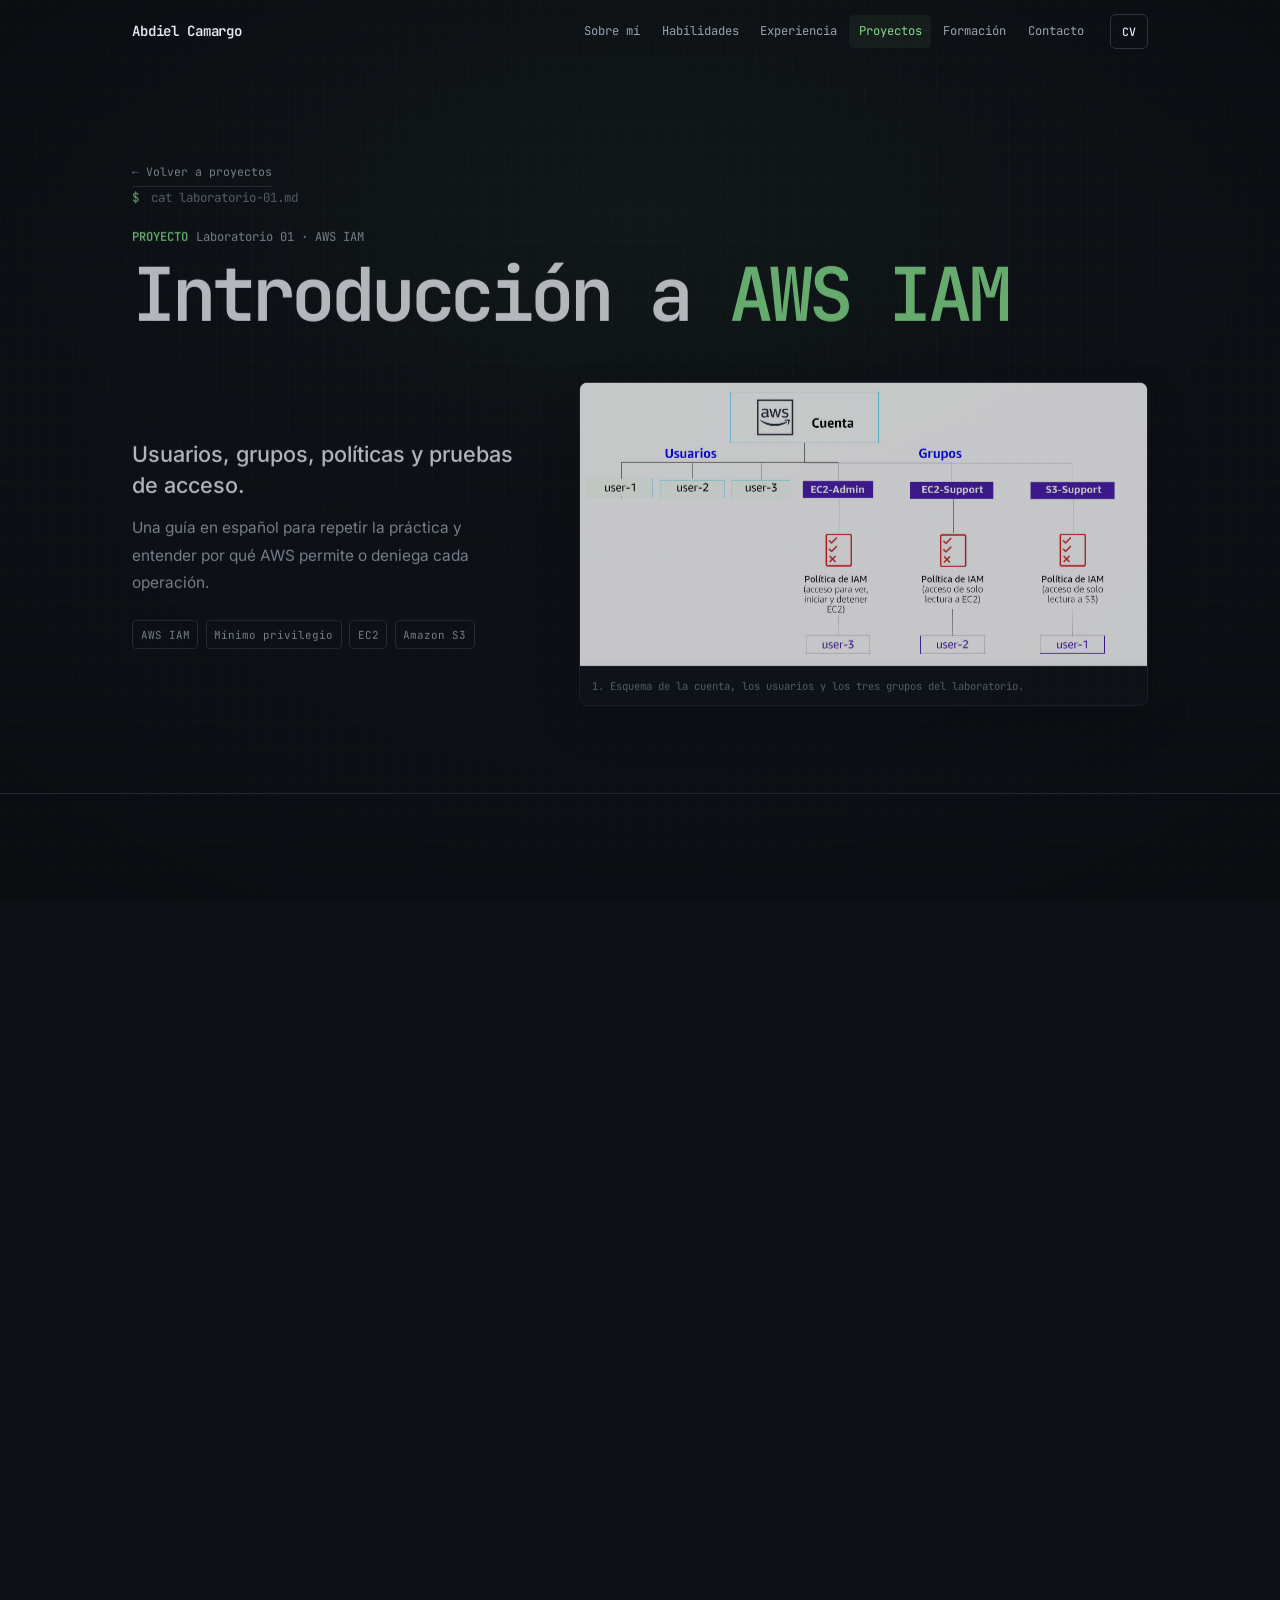
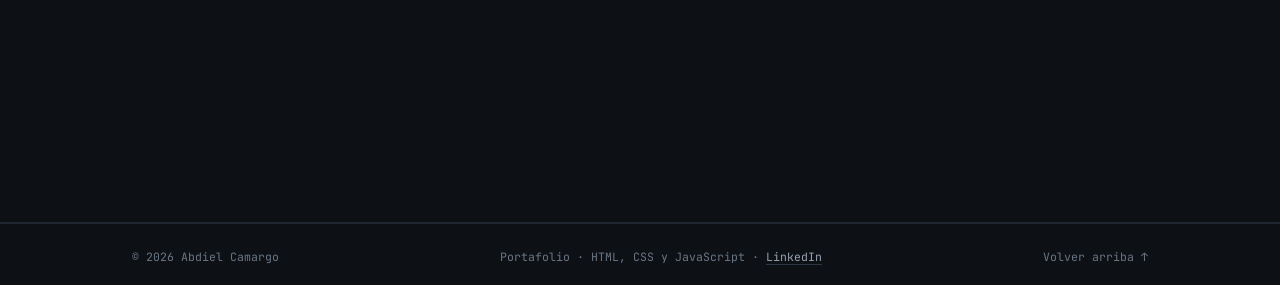
<file: aws-iam.html>
<!DOCTYPE html>
<html lang="es" data-theme="dark">
<head>
  <meta charset="UTF-8">
  <meta name="viewport" content="width=device-width, initial-scale=1.0">
  <meta http-equiv="Content-Security-Policy" content="default-src 'none'; script-src 'self' 'sha256-/x7W7R75k8Roq0WaVRQX9blP4OufE5xbAdzklGxsgpw='; style-src 'self'; img-src 'self'; font-src 'self'; frame-src https://www.youtube.com https://www.youtube-nocookie.com; connect-src 'none'; base-uri 'none'; form-action 'none'; object-src 'none'">
  <meta name="referrer" content="strict-origin-when-cross-origin">
  <title>Introducción a AWS IAM — Abdiel Camargo</title>
  <meta name="description" content="Proyecto del laboratorio Introducción a AWS IAM: usuarios, grupos, políticas y pruebas de acceso.">
  <meta name="author" content="Abdiel Camargo">
  <meta name="theme-color" content="#0c0e12">
  <link rel="canonical" href="https://abdiellzz.github.io/portafolio/aws-iam.html">

  <link rel="icon" href="assets/img/favicon.svg" type="image/svg+xml">
  <link rel="apple-touch-icon" href="assets/img/favicon.svg">
  <link rel="preload" href="assets/fonts/jetbrains-mono-latin-wght-normal.woff2" as="font" type="font/woff2" crossorigin>
  <link rel="preload" href="assets/fonts/inter-latin-wght-normal.woff2" as="font" type="font/woff2" crossorigin>
  <link rel="stylesheet" href="assets/css/app.css?v=20261119q">

  <script>document.documentElement.classList.add('js');</script>
</head>
<body class="aws-project-page">
  <div class="term-bg" aria-hidden="true">
    <div class="term-glow"></div>
    <div class="term-grid"></div>
    <div class="term-scanband"></div>
    <div class="term-scanlines"></div>
    <div class="term-vignette"></div>
  </div>

  <a class="skip-link" href="#contenido">Saltar al contenido principal</a>
  <div class="progress-bar" aria-hidden="true"><span id="scroll-progress"></span></div>

  <header class="site-header" id="site-header">
    <div class="container header-inner">
      <a class="brand" href="index.html#inicio" aria-label="Abdiel Camargo — inicio">
        <span class="brand-name">Abdiel Camargo</span>
      </a>

      <nav class="nav" id="nav" aria-label="Navegación principal">
        <ul class="nav-list">
          <li><a href="index.html#sobre-mi" class="nav-link">Sobre mí</a></li>
          <li><a href="index.html#habilidades" class="nav-link">Habilidades</a></li>
          <li><a href="index.html#experiencia" class="nav-link">Experiencia</a></li>
          <li><a href="index.html#proyectos" class="nav-link is-active" aria-current="page">Proyectos</a></li>
          <li><a href="index.html#certificaciones" class="nav-link">Formación</a></li>
          <li><a href="index.html#contacto" class="nav-link">Contacto</a></li>
        </ul>
        <a class="btn btn-sm btn-outline nav-cv" href="assets/cv/Abdiel-Camargo-CV.pdf" download>CV</a>
      </nav>

      <button class="menu-toggle" id="menu-toggle" type="button" aria-label="Abrir menú" aria-expanded="false" aria-controls="nav">
        <span class="menu-bars" aria-hidden="true"><span></span><span></span><span></span></span>
      </button>
    </div>
  </header>

  <main id="contenido">
    <section class="guide-hero" aria-labelledby="project-title">
      <div class="container guide-hero-grid">
        <div class="guide-hero-intro reveal" data-reveal>
          <a class="project-back" href="index.html#proyectos">← Volver a proyectos</a>
          <p class="prompt-line"><span class="prompt" aria-hidden="true">$</span> cat laboratorio-01.md</p>
          <p class="section-label"><span>PROYECTO</span> Laboratorio 01 · AWS IAM</p>
          <h1 id="project-title">Introducción a <span>AWS IAM</span></h1>
        </div>

        <div class="guide-hero-summary reveal" data-reveal>
          <p class="guide-hero-subtitle">Usuarios, grupos, políticas y pruebas de acceso.</p>
          <p class="guide-hero-text">Una guía en español para repetir la práctica y entender por qué AWS permite o deniega cada operación.</p>
          <div class="guide-tags" aria-label="Temas del proyecto">
            <span>AWS IAM</span><span>Mínimo privilegio</span><span>EC2</span><span>Amazon S3</span>
          </div>
        </div>

        <figure class="guide-figure guide-figure-hero reveal" data-reveal>
          <img src="assets/img/aws-iam/iam-01.png" alt="Esquema de una cuenta AWS con usuarios y los grupos S3-Support, EC2-Support y EC2-Admin" width="900" height="506" fetchpriority="high">
          <figcaption>1. Esquema de la cuenta, los usuarios y los tres grupos del laboratorio.</figcaption>
        </figure>
      </div>
    </section>

    <section class="guide-section" aria-labelledby="overview-title">
      <div class="container">
        <header class="guide-section-head reveal" data-reveal>
          <p class="section-label"><span>01</span> Panorama</p>
          <h2 id="overview-title">La práctica en un vistazo</h2>
          <p>El objetivo es aplicar el principio de mínimo privilegio: conceder solo los permisos necesarios para cada función.</p>
        </header>

        <div class="guide-flow reveal" data-reveal>
          <article><span>01</span><h3>Identificar</h3><p>Reconocer usuarios, grupos y políticas.</p></article>
          <article><span>02</span><h3>Configurar</h3><p>Asignar cada usuario al grupo correcto.</p></article>
          <article><span>03</span><h3>Comprobar</h3><p>Comparar lectura, rechazo y una solicitud autorizada.</p></article>
        </div>

        <div class="guide-table-wrap reveal" data-reveal>
          <table class="guide-table">
            <caption>Asignación objetivo del laboratorio</caption>
            <thead><tr><th scope="col">Usuario</th><th scope="col">Grupo</th><th scope="col">Acceso previsto</th></tr></thead>
            <tbody>
              <tr><td>user-1</td><td>S3-Support</td><td>Consultar Amazon S3.</td></tr>
              <tr><td>user-2</td><td>EC2-Support</td><td>Consultar instancias de Amazon EC2.</td></tr>
              <tr><td>user-3</td><td>EC2-Admin</td><td>Consultar, iniciar y detener EC2 según la política del laboratorio.</td></tr>
            </tbody>
          </table>
        </div>

        <div class="guide-callout reveal" data-reveal>
          <p class="guide-callout-label">Cómo interpretar la evidencia</p>
          <p><strong>Observado</strong> significa que la grabación permite comprobar el resultado descrito. <strong>Esperado / por verificar</strong> indica el comportamiento previsto por la guía o la política, pero no una prueba capturada.</p>
        </div>
      </div>
    </section>

    <section class="guide-section guide-section-alt" aria-labelledby="prepare-title">
      <div class="container">
        <header class="guide-section-head reveal" data-reveal>
          <p class="section-label"><span>02</span> Preparación</p>
          <h2 id="prepare-title">Entrar al laboratorio y localizar IAM</h2>
          <p>Inicia el entorno desde AWS Academy, abre la consola del laboratorio y busca <strong>IAM</strong>. Entra en Identity and Access Management, sin confundirlo con IAM Identity Center.</p>
        </header>

        <ol class="guide-steps reveal" data-reveal>
          <li>Abre el laboratorio, pulsa <strong>Start Lab</strong> y espera a que el entorno esté disponible.</li>
          <li>En la consola del laboratorio, busca IAM. Conserva la guía del curso para consultar únicamente las credenciales temporales necesarias.</li>
          <li>En <strong>Users / Usuarios</strong>, identifica <code>user-1</code>, <code>user-2</code> y <code>user-3</code>.</li>
        </ol>

        <div class="guide-media-grid guide-media-grid-two">
          <figure class="guide-figure reveal" data-reveal>
            <img src="assets/img/aws-iam/iam-02.png" alt="Búsqueda de IAM en la consola de AWS" loading="lazy">
            <figcaption>2. Búsqueda de IAM en la consola de AWS.</figcaption>
          </figure>
          <figure class="guide-figure reveal" data-reveal>
            <img src="assets/img/aws-iam/iam-03.png" alt="Listado inicial de usuarios de IAM" loading="lazy">
            <figcaption>3. Listado inicial de usuarios de IAM.</figcaption>
          </figure>
        </div>

        <div class="guide-callout guide-callout-warning reveal" data-reveal>
          <p class="guide-callout-label">Entorno autorizado</p>
          <p>Trabaja únicamente en el laboratorio. Los usuarios, grupos y recursos ya están preparados; no los recrees ni modifiques el usuario administrativo de la sesión.</p>
        </div>
      </div>
    </section>

    <section class="guide-section" aria-labelledby="groups-title">
      <div class="container">
        <header class="guide-section-head reveal" data-reveal>
          <p class="section-label"><span>03</span> Reconocimiento</p>
          <h2 id="groups-title">Comprobar usuarios y grupos</h2>
          <p>Revisa <code>user-1</code> en <strong>Permissions</strong> y <strong>Groups</strong>. Después localiza los grupos <code>EC2-Admin</code>, <code>EC2-Support</code> y <code>S3-Support</code>, sin añadir usuarios todavía.</p>
        </header>

        <div class="guide-media-grid guide-media-grid-two">
          <figure class="guide-figure reveal" data-reveal>
            <img src="assets/img/aws-iam/iam-04.png" alt="Detalle inicial de user-1 sin políticas de permisos" loading="lazy">
            <figcaption>4. user-1 no tiene políticas asignadas al inicio del ejercicio.</figcaption>
          </figure>
          <figure class="guide-figure reveal" data-reveal>
            <img src="assets/img/aws-iam/iam-05.png" alt="Grupos EC2-Admin, EC2-Support y S3-Support en IAM" loading="lazy">
            <figcaption>5. Los tres grupos ya preparados en IAM.</figcaption>
          </figure>
        </div>

        <div class="guide-callout reveal" data-reveal>
          <p class="guide-callout-label">Concepto clave</p>
          <p>Un grupo organiza usuarios con necesidades de acceso similares. Las políticas adjuntas al grupo se aplican a sus miembros; el grupo no es una cuenta con la que se inicie sesión.</p>
        </div>
      </div>
    </section>

    <section class="guide-section guide-section-alt" aria-labelledby="policies-title">
      <div class="container">
        <header class="guide-section-head reveal" data-reveal>
          <p class="section-label"><span>04</span> Políticas</p>
          <h2 id="policies-title">Entender el alcance de los permisos</h2>
          <p>En <code>EC2-Support</code>, revisa <strong>AmazonEC2ReadOnlyAccess</strong>; en <code>S3-Support</code>, identifica <strong>AmazonS3ReadOnlyAccess</strong>. Ambas políticas permiten consultar, no escribir ni cambiar estados.</p>
        </header>

        <figure class="guide-figure guide-figure-wide reveal" data-reveal>
          <img src="assets/img/aws-iam/iam-06.png" alt="Detalle de AmazonEC2ReadOnlyAccess con acciones de consulta y recurso asterisco" loading="lazy">
          <figcaption>6. AmazonEC2ReadOnlyAccess: acciones de consulta y un recurso delimitado por la política.</figcaption>
        </figure>

        <div class="guide-table-wrap reveal" data-reveal>
          <table class="guide-table guide-table-compact">
            <thead><tr><th scope="col">Elemento</th><th scope="col">Qué significa</th></tr></thead>
            <tbody>
              <tr><td>Effect</td><td><code>Allow</code> permite la acción de esa regla; <code>Deny</code> la deniega.</td></tr>
              <tr><td>Action</td><td>Identifica operaciones de la API, por ejemplo <code>ec2:Describe*</code>.</td></tr>
              <tr><td>Resource</td><td>Delimita los recursos sobre los que actúa la regla. Un asterisco no autoriza todas las acciones.</td></tr>
            </tbody>
          </table>
        </div>

        <div class="guide-callout guide-callout-warning reveal" data-reveal>
          <p class="guide-callout-label">Lectura no es administración</p>
          <p><strong>AmazonEC2ReadOnlyAccess</strong> permite consultas de EC2, pero no incluye <code>ec2:StopInstances</code>. Poder ver una instancia no permite detenerla.</p>
        </div>

        <div class="guide-split">
          <div class="guide-split-copy reveal" data-reveal>
            <h3>EC2-Admin sin ampliar permisos</h3>
            <p>En el grupo <code>EC2-Admin</code>, revisa la política integrada <strong>EC2-Admin-Policy</strong>. Usa la política existente: el nombre del grupo no equivale a <code>AdministratorAccess</code> ni concede acceso total a la cuenta.</p>
            <table class="guide-table guide-table-compact">
              <thead><tr><th scope="col">Tipo</th><th scope="col">Relación con la identidad</th></tr></thead>
              <tbody>
                <tr><td>AWS managed</td><td>Política independiente creada y mantenida por AWS; puede adjuntarse a varias identidades.</td></tr>
                <tr><td>Customer inline</td><td>Política integrada en una identidad concreta, en este caso el grupo EC2-Admin.</td></tr>
              </tbody>
            </table>
          </div>
          <figure class="guide-figure reveal" data-reveal>
            <img src="assets/img/aws-iam/iam-07.png" alt="Política EC2-Admin-Policy de tipo Customer inline en el grupo EC2-Admin" loading="lazy">
            <figcaption>7. EC2-Admin-Policy aparece como una política integrada.</figcaption>
          </figure>
        </div>
      </div>
    </section>

    <section class="guide-section" aria-labelledby="assign-title">
      <div class="container">
        <header class="guide-section-head reveal" data-reveal>
          <p class="section-label"><span>05</span> Asignaciones</p>
          <h2 id="assign-title">Asociar cada usuario con su grupo</h2>
          <p>En <strong>User groups</strong>, entra a cada grupo, abre <strong>Users</strong> y usa <strong>Add users</strong>. Tras confirmar, verifica el nombre del usuario en la lista de miembros.</p>
        </header>

        <div class="guide-assignment-grid">
          <article class="guide-assignment reveal" data-reveal><span>user-1</span><strong>→</strong><span>S3-Support</span></article>
          <article class="guide-assignment reveal" data-reveal><span>user-2</span><strong>→</strong><span>EC2-Support</span></article>
          <article class="guide-assignment reveal" data-reveal><span>user-3</span><strong>→</strong><span>EC2-Admin</span></article>
        </div>

        <div class="guide-media-grid guide-media-grid-two">
          <figure class="guide-figure reveal" data-reveal>
            <img src="assets/img/aws-iam/iam-08.png" alt="user-1 listado como miembro de S3-Support" loading="lazy">
            <figcaption>8. user-1 ya figura como miembro de S3-Support.</figcaption>
          </figure>
          <figure class="guide-figure reveal" data-reveal>
            <img src="assets/img/aws-iam/iam-09.png" alt="user-2 listado como miembro de EC2-Support" loading="lazy">
            <figcaption>9. user-2 ya figura como miembro de EC2-Support.</figcaption>
          </figure>
        </div>

        <div class="guide-media-grid guide-media-grid-two">
          <figure class="guide-figure reveal" data-reveal>
            <img src="assets/img/aws-iam/iam-10.png" alt="Selección de user-3 para añadirlo al grupo EC2-Admin" loading="lazy">
            <figcaption>10. Selección de user-3 antes de confirmar su alta en EC2-Admin.</figcaption>
          </figure>
          <figure class="guide-figure reveal" data-reveal>
            <img src="assets/img/aws-iam/iam-11.png" alt="Ubicación del enlace de inicio de sesión de usuarios IAM" loading="lazy">
            <figcaption>11. Ubicación del enlace de inicio de sesión para usuarios IAM.</figcaption>
          </figure>
        </div>

        <div class="guide-callout reveal" data-reveal>
          <p class="guide-callout-label">Selección no es comprobación final</p>
          <p>La selección de <code>user-3</code> debe confirmarse y después verificarse en la lista del grupo. Para cada prueba, cierra la sesión anterior y confirma la identidad activa antes de continuar.</p>
        </div>
      </div>
    </section>

    <section class="guide-section guide-section-alt" aria-labelledby="user1-title">
      <div class="container">
        <header class="guide-section-head reveal" data-reveal>
          <p class="section-label"><span>06</span> Pruebas · user-1</p>
          <h2 id="user1-title">Amazon S3 permitido, EC2 denegado</h2>
          <p>Inicia sesión como <code>user-1</code>, abre S3 y entra en <strong>Buckets</strong>. El listado y el bucket de ejemplo deben poder consultarse; un bucket vacío no indica una denegación.</p>
        </header>

        <div class="guide-media-grid guide-media-grid-two">
          <figure class="guide-figure reveal" data-reveal>
            <img src="assets/img/aws-iam/iam-12.png" alt="user-1 puede consultar el listado de buckets de Amazon S3" loading="lazy">
            <figcaption>12. user-1 puede consultar los buckets de Amazon S3.</figcaption>
          </figure>
          <figure class="guide-figure reveal" data-reveal>
            <img src="assets/img/aws-iam/iam-13.png" alt="Bucket de ejemplo abierto sin objetos" loading="lazy">
            <figcaption>13. El bucket de ejemplo se abre y no contiene objetos.</figcaption>
          </figure>
        </div>

        <div class="guide-callout reveal" data-reveal>
          <p class="guide-callout-label">Resultado observado</p>
          <p>El listado se obtiene y el bucket se abre. <strong>Objects (0)</strong> o <strong>No objects</strong> indican que está vacío, no un problema de permisos.</p>
        </div>

        <div class="guide-split guide-split-reverse">
          <figure class="guide-figure reveal" data-reveal>
            <img src="assets/img/aws-iam/iam-14.png" alt="Error de autorización al consultar instancias EC2 con user-1" loading="lazy">
            <figcaption>14. AWS rechaza la consulta de EC2 con user-1.</figcaption>
          </figure>
          <div class="guide-split-copy reveal" data-reveal>
            <h3>El límite de user-1</h3>
            <p>Sin cambiar de usuario, intenta abrir <strong>EC2 → Instances</strong>. La lectura de S3 no incluye permisos para <code>ec2:DescribeInstances</code>, por lo que la denegación es el resultado correcto de esta prueba.</p>
            <p><strong>Autenticación</strong> responde quién eres; <strong>autorización</strong> responde qué puedes hacer. Iniciar sesión correctamente no concede acceso general a todos los servicios.</p>
          </div>
        </div>
      </div>
    </section>

    <section class="guide-section" aria-labelledby="user2-title">
      <div class="container">
        <header class="guide-section-head reveal" data-reveal>
          <p class="section-label"><span>07</span> Pruebas · user-2</p>
          <h2 id="user2-title">Lectura de EC2 sin cambiar estados</h2>
          <p>Con <code>user-2</code>, abre <strong>EC2 → Instances</strong> y confirma la región del laboratorio. En la grabación se usa <code>us-east-1</code>; localiza únicamente <strong>LabHost</strong>.</p>
        </header>

        <div class="guide-media-grid guide-media-grid-two">
          <figure class="guide-figure reveal" data-reveal>
            <img src="assets/img/aws-iam/iam-15.png" alt="Región de EC2 y sesión de user-2" loading="lazy">
            <figcaption>15. Región de la prueba y sesión de user-2.</figcaption>
          </figure>
          <figure class="guide-figure reveal" data-reveal>
            <img src="assets/img/aws-iam/iam-16.png" alt="Listado de instancias EC2 disponible para user-2" loading="lazy">
            <figcaption>16. user-2 obtiene el listado de instancias y localiza LabHost.</figcaption>
          </figure>
        </div>

        <div class="guide-callout reveal" data-reveal>
          <p class="guide-callout-label">Resultado observado</p>
          <p>user-2 puede consultar las instancias. La política de lectura de EC2 permite esta operación, pero no autoriza cambios de estado.</p>
        </div>

        <div class="guide-media-grid guide-media-grid-two guide-user2-results">
          <figure class="guide-figure reveal" data-reveal>
            <img src="assets/img/aws-iam/iam-17.png" alt="Menú Instance state con la opción Stop instance" loading="lazy">
            <figcaption>17. Opción <em>Stop instance</em>; no selecciones <em>Terminate instance</em>.</figcaption>
          </figure>
          <figure class="guide-figure reveal" data-reveal>
            <img src="assets/img/aws-iam/iam-18.png" alt="Confirmación de detener la instancia LabHost con user-2" loading="lazy">
            <figcaption>18. Confirmación de la prueba de detención con user-2.</figcaption>
          </figure>
        </div>

        <figure class="guide-figure guide-figure-19 reveal" data-reveal>
          <img src="assets/img/aws-iam/iam-19.png" alt="Mensaje de AWS que rechaza ec2 StopInstances para user-2" loading="lazy">
          <figcaption>19. La solicitud se rechaza por falta de autorización para <code>ec2:StopInstances</code>.</figcaption>
        </figure>

        <div class="guide-table-wrap reveal" data-reveal>
          <table class="guide-table guide-table-compact">
            <thead><tr><th scope="col">Qué revisar en el rechazo</th><th scope="col">Qué aporta</th></tr></thead>
            <tbody>
              <tr><td>La identidad user-2</td><td>Confirma que la prueba corresponde al perfil correcto.</td></tr>
              <tr><td>La acción ec2:StopInstances</td><td>Indica la operación que no está autorizada.</td></tr>
              <tr><td>Recurso y región</td><td>Ayudan a confirmar que actuaste sobre la instancia del laboratorio.</td></tr>
              <tr><td>Falta de autorización aplicable</td><td>Explica la diferencia entre lectura y cambio de estado.</td></tr>
            </tbody>
          </table>
        </div>
      </div>
    </section>

    <section class="guide-section guide-section-alt" aria-labelledby="user3-title">
      <div class="container">
        <header class="guide-section-head reveal" data-reveal>
          <p class="section-label"><span>08</span> Pruebas · user-3</p>
          <h2 id="user3-title">La misma operación, otra política</h2>
          <p>Inicia sesión como <code>user-3</code>, verifica la región, selecciona únicamente <strong>LabHost</strong> y repite <strong>Instance state → Stop instance → Stop</strong>.</p>
        </header>

        <div class="guide-media-grid guide-media-grid-two guide-user3-results">
          <figure class="guide-figure reveal" data-reveal>
            <img src="assets/img/aws-iam/iam-20.png" alt="Confirmación de detener LabHost con la sesión de user-3" loading="lazy">
            <figcaption>20. Confirmación de detención con user-3.</figcaption>
          </figure>
          <figure class="guide-figure guide-figure-22 reveal" data-reveal>
            <img src="assets/img/aws-iam/iam-22.png" alt="Estado de la instancia LabHost en Stopping" loading="lazy">
            <figcaption>22. La instancia queda en <code>Stopping</code>, no en <code>Stopped</code> verificado.</figcaption>
          </figure>
        </div>

        <figure class="guide-figure guide-figure-21 reveal" data-reveal>
          <img src="assets/img/aws-iam/iam-21.png" alt="Confirmación de AWS de que se inició la solicitud de detención" loading="lazy">
          <figcaption>21. AWS acepta la solicitud de detención.</figcaption>
        </figure>

        <div class="guide-callout reveal" data-reveal>
          <p class="guide-callout-label">Resultado observado</p>
          <p>La solicitud es aceptada y el panel muestra <strong>Stopping</strong>: la instancia se está deteniendo. Si el curso exige confirmar <strong>Stopped</strong>, espera y actualiza tu propio entorno; la grabación no muestra la transición final.</p>
        </div>
      </div>
    </section>

    <section class="guide-section" aria-labelledby="results-title">
      <div class="container">
        <header class="guide-section-head reveal" data-reveal>
          <p class="section-label"><span>09</span> Resumen</p>
          <h2 id="results-title">Resultados y cierre de la práctica</h2>
          <p>El mínimo privilegio se comprueba en ambas direcciones: cada usuario hace lo necesario para su función y no puede ejecutar acciones fuera de ella.</p>
        </header>

        <div class="guide-table-wrap reveal" data-reveal>
          <table class="guide-table">
            <caption>Matriz de resultados</caption>
            <thead><tr><th scope="col">Usuario</th><th scope="col">Operación</th><th scope="col">Resultado</th><th scope="col">Evidencia</th></tr></thead>
            <tbody>
              <tr><td>user-1</td><td>Listar buckets y abrir el bucket</td><td>Permitido</td><td>Observado</td></tr>
              <tr><td>user-1</td><td>Consultar instancias EC2</td><td>Denegado</td><td>Observado</td></tr>
              <tr><td>user-2</td><td>Consultar instancias EC2</td><td>Permitido</td><td>Observado</td></tr>
              <tr><td>user-2</td><td>Detener LabHost</td><td>Denegado</td><td>Observado</td></tr>
              <tr><td>user-2</td><td>Listar buckets S3</td><td>Denegado</td><td>Observado</td></tr>
              <tr><td>user-3</td><td>Solicitar StopInstances</td><td>Aceptado; Stopping</td><td>Observado</td></tr>
              <tr><td>user-3</td><td>Iniciar una instancia</td><td>Permitido por la política</td><td>Acción autorizada para EC2-Admin</td></tr>
            </tbody>
          </table>
        </div>

        <div class="guide-split">
          <div class="guide-split-copy reveal" data-reveal>
            <h3>Antes de finalizar</h3>
            <p>Vuelve a la guía de AWS Academy, revisa las asignaciones solicitadas y guarda únicamente las evidencias que pida tu instructor. Envía el laboratorio solo cuando la plataforma lo solicite y espera una confirmación real antes de finalizarlo.</p>
            <p>Después, cierra las sesiones de prueba y termina el laboratorio siguiendo las instrucciones del curso. No publiques credenciales ni enlaces de una sesión activa.</p>
            <ul class="guide-checklist">
              <li>user-1 pertenece a S3-Support.</li>
              <li>user-2 pertenece a EC2-Support.</li>
              <li>user-3 pertenece a EC2-Admin y la lista ya terminó de cargar.</li>
              <li>Cada prueba usa la identidad y región correctas.</li>
              <li>Se conservaron los rechazos esperados, sin ampliar permisos.</li>
              <li>Se verificó el estado final si la guía del curso lo exige.</li>
            </ul>
          </div>
          <figure class="guide-figure reveal" data-reveal>
            <img src="assets/img/aws-iam/iam-23.png" alt="Controles de envío y revisión del laboratorio de AWS Academy" loading="lazy">
            <figcaption>23. Controles de envío y revisión; su presencia no demuestra un envío ni una calificación final.</figcaption>
          </figure>
        </div>

        <div class="guide-callout guide-callout-warning reveal" data-reveal>
          <p class="guide-callout-label">Regla de estudio</p>
          <p>Antes de cambiar permisos, revisa: <strong>identidad → grupo → política → región → acción solicitada</strong>. Si una denegación forma parte del objetivo, no la elimines.</p>
        </div>
      </div>
    </section>

    <section class="guide-section guide-video-section" aria-labelledby="video-title">
      <div class="container">
        <header class="guide-section-head reveal" data-reveal>
          <p class="section-label"><span>10</span> Video</p>
          <h2 id="video-title">Tutorial del laboratorio</h2>
          <p>Reproduce el video directamente desde la página para seguir la práctica paso a paso.</p>
        </header>

        <div class="video-frame reveal" data-reveal>
          <iframe src="https://www.youtube-nocookie.com/embed/omNetpA0gLE?rel=0" title="Tutorial de Introducción a AWS IAM" loading="eager" referrerpolicy="strict-origin-when-cross-origin" allow="accelerometer; autoplay; clipboard-write; encrypted-media; gyroscope; picture-in-picture; web-share" allowfullscreen></iframe>
        </div>
        <p class="video-fallback reveal" data-reveal>¿No carga el reproductor? <a href="https://youtu.be/omNetpA0gLE" target="_blank" rel="noopener noreferrer">Ver el video en YouTube ↗</a></p>
      </div>
    </section>
  </main>

  <footer class="site-footer">
    <div class="container footer-inner">
      <p>© <span id="year">2026</span> Abdiel Camargo</p>
      <p class="footer-meta">Portafolio · HTML, CSS y JavaScript · <a href="https://www.linkedin.com/in/camargoabdiel/" target="_blank" rel="noopener noreferrer">LinkedIn</a></p>
      <a class="back-top" href="#contenido">Volver arriba ↑</a>
    </div>
  </footer>

  <script src="assets/js/main.js?v=20261114c" defer></script>
</body>
</html>
</file>
<file: assets/css/app.css>
/* =========================================================
   Abdiel Camargo — Portafolio
   Diseño limpio con acentos de terminal
   ========================================================= */

/* ---------- Tipografías ---------- */
@font-face {
  font-family: "Inter";
  src: url("../fonts/inter-latin-wght-normal.woff2") format("woff2-variations");
  font-weight: 100 900;
  font-style: normal;
  font-display: swap;
  unicode-range: U+0000-00FF, U+0131, U+0152-0153, U+02BB-02BC, U+02C6, U+02DA,
    U+02DC, U+0304, U+0308, U+0329, U+2000-206F, U+20AC, U+2122, U+2191, U+2193,
    U+2212, U+2215, U+FEFF, U+FFFD;
}
@font-face {
  font-family: "JetBrains Mono";
  src: url("../fonts/jetbrains-mono-latin-wght-normal.woff2") format("woff2-variations");
  font-weight: 100 800;
  font-style: normal;
  font-display: swap;
  unicode-range: U+0000-00FF, U+0131, U+0152-0153, U+02BB-02BC, U+02C6, U+02DA,
    U+02DC, U+0304, U+0308, U+0329, U+2000-206F, U+20AC, U+2122, U+2191, U+2193,
    U+2212, U+2215, U+FEFF, U+FFFD;
}

/* ---------- Tokens ---------- */
:root {
  --sans: "Inter", ui-sans-serif, system-ui, -apple-system, "Segoe UI", Roboto, Arial, sans-serif;
  --mono: "JetBrains Mono", ui-monospace, SFMono-Regular, Menlo, Consolas, monospace;

  --bg: #0d1015;
  --bg-alt: rgba(14, 18, 23, 0.72);
  --panel: rgba(18, 22, 28, 0.82);
  --panel-2: rgba(24, 29, 36, 0.88);
  --term-accent-rgb: 130, 217, 138;
  --line: #202731;
  --line-2: #2c3541;

  --text: #e6e9ef;
  --muted: #98a2b0;
  --dim: #6b7684;

  --accent: #82d98a;
  --accent-dim: rgba(130, 217, 138, 0.065);
  --accent-line: rgba(130, 217, 138, 0.22);
  --amber: #f0c674;

  --radius: 8px;
  --max-width: 1080px;
  --header-h: 64px;
  --ease: cubic-bezier(0.22, 1, 0.36, 1);
  color-scheme: dark;
}

/* ---------- Base ---------- */
*,
*::before,
*::after { box-sizing: border-box; }

html {
  scroll-behavior: smooth;
  scroll-padding-top: calc(var(--header-h) + 24px);
  -webkit-text-size-adjust: 100%;
}

body {
  margin: 0;
  background: var(--bg);
  color: var(--text);
  font-family: var(--sans);
  font-size: 16px;
  line-height: 1.7;
  -webkit-font-smoothing: antialiased;
  -moz-osx-font-smoothing: grayscale;
  overflow-x: hidden;
}

/* ---------- Fondo tipo terminal ---------- */
.term-bg {
  position: fixed;
  inset: 0;
  z-index: -1;
  overflow: hidden;
  pointer-events: none;
}
.term-bg > div { position: absolute; inset: 0; }

.term-glow {
  background: radial-gradient(
    ellipse 70% 55% at 50% 24%,
    rgba(var(--term-accent-rgb), 0.045) 0%,
    rgba(var(--term-accent-rgb), 0.012) 45%,
    transparent 75%
  );
}

.term-grid {
  background-image:
    linear-gradient(to right, rgba(var(--term-accent-rgb), 0.018) 1px, transparent 1px),
    linear-gradient(to bottom, rgba(var(--term-accent-rgb), 0.018) 1px, transparent 1px);
  background-size: 18px 30px;
}

.term-scanband { display: none; }

.term-scanlines {
  background: repeating-linear-gradient(
    0deg,
    rgba(0, 0, 0, 0.12) 0px,
    rgba(0, 0, 0, 0.12) 1px,
    transparent 1px,
    transparent 4px
  );
  opacity: 0.18;
}

.term-vignette {
  background: radial-gradient(
    ellipse 90% 85% at 50% 45%,
    transparent 48%,
    rgba(0, 0, 0, 0.28) 100%
  );
}

@keyframes term-scan {
  from { transform: translateY(-220px); }
  to   { transform: translateY(100vh); }
}

img, svg { display: block; max-width: 100%; }
svg { width: 1em; height: 1em; }

a { color: inherit; text-decoration: none; }
ul, ol { margin: 0; padding: 0; list-style: none; }

h1, h2, h3, h4 { margin: 0; line-height: 1.3; font-weight: 600; }
p { margin: 0; }
button { font: inherit; color: inherit; }

::selection { background: var(--accent); color: #0b120c; }

:focus-visible {
  outline: 2px solid var(--accent);
  outline-offset: 3px;
  border-radius: 4px;
}

.container {
  width: 100%;
  max-width: var(--max-width);
  margin-inline: auto;
  padding-inline: clamp(1.15rem, 4vw, 2rem);
}

.skip-link {
  position: fixed;
  top: -80px;
  left: 1rem;
  z-index: 200;
  padding: 0.6rem 1rem;
  background: var(--accent);
  color: #0b120c;
  border-radius: 6px;
  font-size: 0.85rem;
  font-weight: 600;
  transition: top 0.2s var(--ease);
}
.skip-link:focus { top: 1rem; }

/* ---------- Progreso ---------- */
.progress-bar {
  position: fixed;
  inset: 0 0 auto 0;
  height: 2px;
  z-index: 120;
}
.progress-bar span {
  display: block;
  height: 100%;
  width: 0;
  background: var(--accent);
  transition: width 0.1s linear;
}

/* ---------- Cabecera ---------- */
.site-header {
  position: fixed;
  inset: 0 0 auto 0;
  z-index: 100;
  height: var(--header-h);
  display: flex;
  align-items: center;
  border-bottom: 1px solid transparent;
  transition: background 0.2s var(--ease), border-color 0.2s var(--ease), backdrop-filter 0.2s var(--ease);
}
.site-header.is-scrolled {
  background: rgba(12, 14, 18, 0.9);
  backdrop-filter: blur(12px);
  -webkit-backdrop-filter: blur(12px);
  border-bottom-color: var(--line);
}

.header-inner {
  display: flex;
  align-items: center;
  gap: 1rem;
}

.brand {
  display: inline-flex;
  align-items: center;
  gap: 0.6rem;
  min-width: 0;
}.brand-name {
  font-family: var(--mono);
  font-size: 0.88rem;
  font-weight: 600;
  letter-spacing: -0.01em;
  white-space: nowrap;
}

.nav {
  display: flex;
  align-items: center;
  gap: 1rem;
  margin-left: auto;
}
.nav-list { display: flex; align-items: center; gap: 0.15rem; }
.nav-link {
  display: inline-block;
  padding: 0.4rem 0.6rem;
  border-radius: 5px;
  font-family: var(--mono);
  font-size: 0.76rem;
  color: var(--muted);
  transition: color 0.2s var(--ease), background 0.2s var(--ease);
}
.nav-link:hover { color: var(--text); background: var(--panel); }
.nav-link.is-active { color: var(--accent); background: var(--accent-dim); }

.menu-toggle {
  display: none;
  margin-left: auto;
  width: 38px;
  height: 36px;
  place-items: center;
  border: 1px solid var(--line);
  border-radius: 6px;
  background: var(--panel);
  color: var(--muted);
  cursor: pointer;
}
.menu-toggle:hover { color: var(--text); border-color: var(--line-2); }
.menu-bars { position: relative; display: block; width: 16px; height: 12px; }
.menu-bars span {
  position: absolute;
  left: 0;
  width: 100%;
  height: 1.5px;
  background: currentColor;
  border-radius: 2px;
  transition: transform 0.22s var(--ease), opacity 0.2s var(--ease);
}
.menu-bars span:nth-child(1) { top: 0; }
.menu-bars span:nth-child(2) { top: 5.25px; }
.menu-bars span:nth-child(3) { top: 10.5px; }
.menu-toggle[aria-expanded="true"] .menu-bars span:nth-child(1) { transform: translateY(5.25px) rotate(45deg); }
.menu-toggle[aria-expanded="true"] .menu-bars span:nth-child(2) { opacity: 0; }
.menu-toggle[aria-expanded="true"] .menu-bars span:nth-child(3) { transform: translateY(-5.25px) rotate(-45deg); }

/* ---------- Botones ---------- */
.btn {
  display: inline-flex;
  align-items: center;
  justify-content: center;
  gap: 0.45rem;
  padding: 0.62rem 1rem;
  border: 1px solid transparent;
  border-radius: 6px;
  font-family: var(--mono);
  font-size: 0.78rem;
  font-weight: 500;
  white-space: nowrap;
  cursor: pointer;
  transition: background 0.2s var(--ease), color 0.2s var(--ease), border-color 0.2s var(--ease);
}
.btn svg { width: 15px; height: 15px; flex: none; }

.btn-primary { background: var(--accent); color: #0b120c; }
.btn-primary:hover { background: #9af0a1; }

.btn-outline { border-color: var(--line-2); color: var(--text); background: transparent; }
.btn-outline:hover { border-color: var(--muted); background: var(--panel); }

.btn-sm { padding: 0.4rem 0.7rem; font-size: 0.72rem; }
.btn-block { width: 100%; margin-top: 1rem; }

/* ---------- Hero ---------- */
.hero {
  padding-top: calc(var(--header-h) + clamp(3rem, 7vw, 5rem));
  padding-bottom: clamp(3rem, 6vw, 4.5rem);
}

.hero-grid {
  display: grid;
  grid-template-columns: minmax(0, 1.05fr) minmax(0, 0.95fr);
  gap: clamp(2rem, 5vw, 4rem);
  align-items: center;
}

/* ---------- Destacados del hero ---------- */
.hero-highlights {
  display: grid;
  grid-template-columns: repeat(4, minmax(0, 1fr));
  gap: 0.75rem;
  margin-top: clamp(2.2rem, 4.5vw, 3.2rem);
}

.highlight {
  margin: 0;
  border: 1px solid var(--line);
  border-radius: 6px;
  overflow: hidden;
  background: rgba(18, 22, 28, 0.72);
}

.highlight img {
  display: block;
  width: 100%;
  height: auto;
  aspect-ratio: 16 / 9;
  object-fit: cover;
  filter: saturate(0.9) contrast(1.04);
}
.highlight.highlight-certificate img {
  object-fit: contain;
  background: #06174e;
  filter: none;
}

.highlight figcaption {
  padding: 0.6rem 0.75rem;
  font-family: var(--mono);
  font-size: 0.66rem;
  line-height: 1.5;
  letter-spacing: 0.02em;
  color: var(--dim);
  border-top: 1px solid var(--line);
}

.highlight figcaption span { color: var(--muted); }
.prompt-line {
  margin-bottom: 0.6rem;
  font-family: var(--mono);
  font-size: 0.78rem;
  color: var(--dim);
}
.prompt { color: var(--accent); margin-right: 0.3rem; }

.hero h1 {
  font-family: var(--mono);
  font-size: clamp(2.1rem, 4.6vw, 3.2rem);
  font-weight: 600;
  letter-spacing: -0.035em;
  line-height: 1.1;
  margin-bottom: 0.65rem;
}

.hero-role {
  font-family: var(--mono);
  font-size: 0.9rem;
  color: #c3ccd8;
  margin-bottom: 1.3rem;
}

.hero-role span { white-space: nowrap; }

.hero-text {
  max-width: 34rem;
  color: var(--muted);
  font-size: 0.95rem;
  line-height: 1.8;
  margin-bottom: 1.8rem;
}

.hero-actions { display: flex; flex-wrap: wrap; gap: 0.6rem; margin-bottom: 2.2rem; }

.hero-stats {
  display: grid;
  grid-template-columns: repeat(3, minmax(0, 1fr));
  gap: 0.5rem 1rem;
  padding-top: 1.4rem;
  border-top: 1px solid var(--line);
  margin: 0;
}
.hero-stats > div { padding-left: 0.8rem; border-left: 1px solid var(--line-2); }
.hero-stats dt {
  font-family: var(--mono);
  font-size: 0.68rem;
  color: var(--dim);
  margin-bottom: 0.15rem;
}
.hero-stats dd {
  margin: 0;
  font-family: var(--mono);
  font-size: 0.88rem;
  color: var(--text);
}
.hero-stat-piat {
  display: grid;
  justify-items: center;
  align-content: center;
  text-align: center;
}
.hero-stat-piat dt,
.hero-stat-piat dd {
  white-space: nowrap;
  line-height: 1.3;
}
.hero-stats > .hero-stat-piat { padding-left: 0; }
.hero-stat-piat dt {
  margin-bottom: 0.08rem;
  font-size: 0.64rem;
}
.hero-stat-piat dd {
  font-size: 0.62rem;
  letter-spacing: -0.035em;
}
.highlight--piat figcaption {
  display: grid;
  gap: 0.14rem;
  text-align: left;
}
.highlight--piat figcaption span { color: var(--text); }
.highlight--piat figcaption small {
  color: var(--dim);
  font-family: inherit;
  font-size: 0.58rem;
  line-height: 1.35;
}
.highlight--piat figcaption .highlight-partners {
  font-size: 0.54rem;
  letter-spacing: -0.035em;
}

/* ---------- Terminal ---------- */
.terminal-card {
  border: 1px solid var(--line-2);
  border-radius: var(--radius);
  background: var(--panel);
  overflow: hidden;
  min-width: 0;
}
.terminal-bar {
  display: flex;
  align-items: center;
  gap: 0.6rem;
  padding: 0.55rem 0.8rem;
  background: var(--panel-2);
  border-bottom: 1px solid var(--line);
}
.terminal-dots { display: inline-flex; gap: 5px; flex: none; }
.terminal-dots i { width: 7px; height: 7px; border-radius: 50%; background: #3a4350; display: block; }
.terminal-title { font-family: var(--mono); font-size: 0.7rem; color: var(--dim); }

.terminal {
  margin: 0;
  padding: 1.1rem 1.15rem 1.3rem;
  font-family: var(--mono);
  font-size: 0.76rem;
  line-height: 1.95;
  color: #c3ccd8;
  white-space: normal;
  overflow-x: auto;
}
.t-line { display: block; white-space: pre-wrap; }
.t-spacer { height: 0.5em; }
.t-prompt { color: var(--accent); }
.t-cmd { color: var(--text); }
.t-out { color: #a8b3c1; }
.t-dim { color: var(--dim); }
.t-accent { color: var(--accent); }
.cursor {
  display: inline-block;
  width: 6px;
  height: 1em;
  vertical-align: -2px;
  background: var(--accent);
  animation: blink 1.1s steps(2, start) infinite;
}
@keyframes blink { 50% { opacity: 0; } }

/* ---------- Secciones ---------- */
.section { padding-block: clamp(3.4rem, 6.5vw, 5rem); }
.section-alt {
  background: var(--bg-alt);
  border-block: 1px solid var(--line);
}

.section-head { max-width: 44rem; margin-bottom: clamp(1.8rem, 3.5vw, 2.5rem); }

.section-label {
  display: flex;
  align-items: center;
  gap: 0.5rem;
  margin-bottom: 0.7rem;
  font-family: var(--mono);
  font-size: 0.76rem;
  color: var(--muted);
}
.section-label span {
  color: var(--accent);
  font-weight: 600;
}

.section h2 {
  font-family: var(--mono);
  font-size: clamp(1.4rem, 2.8vw, 1.85rem);
  font-weight: 600;
  letter-spacing: -0.025em;
  margin-bottom: 0.6rem;
}
.section-lead {
  max-width: 40rem;
  color: var(--muted);
  font-size: 0.92rem;
  line-height: 1.75;
}

/* ---------- Sobre mí ---------- */
.about-grid {
  display: grid;
  grid-template-columns: minmax(0, 1.55fr) minmax(0, 1fr);
  gap: clamp(1.75rem, 4vw, 3rem);
  align-items: start;
}
.about-text p {
  color: var(--muted);
  font-size: 0.93rem;
  line-height: 1.85;
  margin-bottom: 1rem;
}
.about-text p:last-child { margin-bottom: 0; }
.about-text strong { color: var(--text); font-weight: 600; }

.info-panel {
  border: 1px solid var(--line);
  border-radius: var(--radius);
  background: var(--panel);
  padding: 1.25rem;
}
.info-panel h3 {
  font-family: var(--mono);
  font-size: 0.74rem;
  font-weight: 500;
  letter-spacing: 0.08em;
  text-transform: uppercase;
  color: var(--dim);
  margin-bottom: 0.8rem;
}
.info-list > div {
  display: grid;
  grid-template-columns: 5.6rem minmax(0, 1fr);
  gap: 0.6rem;
  padding: 0.5rem 0;
  border-bottom: 1px solid var(--line);
}
.info-list > div:last-child { border-bottom: 0; }
.info-list dt { font-family: var(--mono); font-size: 0.7rem; color: var(--dim); }
.info-list dd { margin: 0; font-size: 0.82rem; color: var(--text); overflow-wrap: anywhere; }
.info-list a { transition: color 0.2s var(--ease); }
.info-list a:hover { color: var(--accent); }

/* ---------- Áreas ---------- */
.areas-grid {
  display: grid;
  grid-template-columns: repeat(3, minmax(0, 1fr));
  gap: 0.75rem;
}
.area-card {
  border: 1px solid var(--line);
  border-radius: var(--radius);
  background: var(--panel);
  padding: 1.15rem;
  transition: border-color 0.2s var(--ease), background 0.2s var(--ease);
}
.area-card:hover { border-color: var(--line-2); background: var(--panel-2); }
.area-icon { display: block; width: 22px; height: 22px; margin-bottom: 0.8rem; color: var(--accent); }
.area-icon svg { width: 22px; height: 22px; }
.area-card h3 {
  font-family: var(--mono);
  font-size: 0.88rem;
  font-weight: 500;
  margin-bottom: 0.35rem;
}
.area-card p { font-size: 0.82rem; line-height: 1.65; color: var(--muted); }

/* ---------- Stack ---------- */
.stack {
  margin-top: 2rem;
  padding-top: 1.6rem;
  border-top: 1px solid var(--line);
}
.stack-title {
  font-family: var(--mono);
  font-size: 0.78rem;
  font-weight: 500;
  color: var(--muted);
  margin-bottom: 1rem;
}
.stack-grid {
  display: grid;
  grid-template-columns: repeat(4, minmax(0, 1fr));
  gap: 1.25rem 1.5rem;
}
.stack-group h4 {
  font-family: var(--mono);
  font-size: 0.7rem;
  font-weight: 500;
  letter-spacing: 0.06em;
  text-transform: uppercase;
  color: var(--dim);
  margin-bottom: 0.55rem;
}
.tags { display: flex; flex-wrap: wrap; gap: 0.3rem; }
.tags li {
  padding: 0.2rem 0.5rem;
  border: 1px solid var(--line);
  border-radius: 4px;
  background: var(--panel-2);
  font-family: var(--mono);
  font-size: 0.68rem;
  color: var(--muted);
}

.soft-skills {
  margin-top: 1.6rem;
  padding-top: 1.4rem;
  border-top: 1px solid var(--line);
}

/* ---------- Experiencia ---------- */
.timeline {
  display: grid;
  gap: 2rem;
  margin-left: 0.35rem;
  padding-left: 1.75rem;
  border-left: 1px solid var(--line-2);
}
.timeline-item { position: relative; }
.timeline-item::before {
  content: "";
  position: absolute;
  left: calc(-1.75rem - 4px);
  top: 0.55rem;
  width: 7px;
  height: 7px;
  border-radius: 50%;
  background: var(--accent);
  box-shadow: 0 0 0 3px var(--bg);
}
.section-alt .timeline-item::before { box-shadow: 0 0 0 3px var(--bg-alt); }

.role-head {
  display: flex;
  flex-wrap: wrap;
  gap: 0.4rem 1rem;
  align-items: baseline;
  justify-content: space-between;
}
.role-head h3 { font-family: var(--mono); font-size: 0.96rem; font-weight: 600; }
.role-org { font-size: 0.84rem; color: var(--muted); margin-top: 0.15rem; }
.role-date {
  display: inline-flex;
  align-items: center;
  gap: 0.4rem;
  font-family: var(--mono);
  font-size: 0.72rem;
  color: var(--dim);
  white-space: nowrap;
}
.dot-live { width: 5px; height: 5px; border-radius: 50%; background: var(--accent); }

.bullets { display: grid; gap: 0.35rem; margin-top: 0.8rem; }
.bullets li {
  position: relative;
  padding-left: 1rem;
  font-size: 0.87rem;
  line-height: 1.75;
  color: var(--muted);
}
.bullets li::before {
  content: "–";
  position: absolute;
  left: 0;
  color: var(--dim);
}
.bullets.compact { margin-top: 0.7rem; }
.bullets.compact li { font-size: 0.84rem; }

/* ---------- Proyectos ---------- */
.projects-grid {
  display: grid;
  grid-template-columns: repeat(2, minmax(0, 1fr));
  gap: 0.9rem;
}
.project {
  display: flex;
  flex-direction: column;
  border: 1px solid var(--line);
  border-radius: var(--radius);
  background: var(--panel);
  padding: 1.4rem;
  transition: border-color 0.2s var(--ease);
}
.project:hover { border-color: var(--line-2); }
.project-top {
  display: flex;
  align-items: center;
  justify-content: space-between;
  margin-bottom: 0.7rem;
  font-family: var(--mono);
  font-size: 0.72rem;
}
.project-index { color: var(--accent); }
.project-year { color: var(--dim); }
.project h3 {
  font-family: var(--mono);
  font-size: 0.98rem;
  font-weight: 600;
  line-height: 1.4;
  margin-bottom: 0.35rem;
}
.project-sub {
  font-family: var(--mono);
  font-size: 0.72rem;
  color: var(--dim);
  margin-bottom: 0.8rem;
}
.project-desc {
  font-size: 0.86rem;
  line-height: 1.75;
  color: var(--muted);
}
.award {
  margin: 0.9rem 0 0.8rem;
  font-family: var(--mono);
  font-size: 0.72rem;
  color: var(--amber);
}
.project .tags { margin-top: auto; }

/* ---------- Invitación a proyectos ---------- */
.project-invite {
  position: relative;
  isolation: isolate;
  overflow: hidden;
  padding-block: clamp(3.25rem, 6.5vw, 5rem);
  border-block: 1px solid var(--accent-line);
  background:
    linear-gradient(90deg, rgba(126, 231, 135, 0.1) 0%, rgba(17, 21, 27, 0.9) 50%, rgba(126, 231, 135, 0.055) 100%);
}
.project-invite::before {
  content: "";
  position: absolute;
  z-index: -1;
  width: 28rem;
  height: 28rem;
  right: -12rem;
  top: 50%;
  border-radius: 50%;
  background: radial-gradient(circle, rgba(126, 231, 135, 0.16), transparent 67%);
  transform: translateY(-50%);
  pointer-events: none;
}
.project-invite-inner {
  display: flex;
  align-items: center;
  justify-content: space-between;
  gap: clamp(1.5rem, 5vw, 5rem);
  padding-left: clamp(0.85rem, 2vw, 1.35rem);
  border-left: 2px solid var(--accent);
}
.project-invite-copy { max-width: 42rem; }
.project-invite-copy .section-label { margin-bottom: 0.65rem; }
.project-invite-copy h2 {
  font-family: var(--mono);
  font-size: clamp(2rem, 4vw, 3rem);
  font-weight: 750;
  letter-spacing: -0.065em;
  line-height: 1.08;
}
.project-invite-copy > p:last-child {
  max-width: 38rem;
  margin-top: 1rem;
  color: var(--text);
  font-size: clamp(0.94rem, 1.4vw, 1.04rem);
  font-weight: 500;
  line-height: 1.7;
}
.project-invite-button {
  position: relative;
  display: grid;
  flex: none;
  grid-template-columns: 1fr auto;
  min-width: min(100%, 22rem);
  padding: 1.45rem 1.55rem;
  overflow: hidden;
  border: 1px solid var(--accent);
  border-radius: var(--radius);
  background: var(--accent);
  color: #0b120c;
  transition: background 0.2s var(--ease), transform 0.2s var(--ease), border-color 0.2s var(--ease);
}
.project-invite-button:hover {
  border-color: #9af0a1;
  background: #9af0a1;
  transform: translateY(-3px);
}
.project-invite-button-label {
  grid-column: 1 / -1;
  margin-bottom: 0.5rem;
  font-family: var(--mono);
  font-size: 0.7rem;
  font-weight: 600;
  letter-spacing: 0.055em;
  text-transform: uppercase;
}
.project-invite-button strong {
  align-self: center;
  font-family: var(--mono);
  font-size: 1.15rem;
  font-weight: 750;
}
.project-invite-button svg {
  width: 1.35rem;
  height: 1.35rem;
  align-self: center;
  fill: none;
  stroke: currentColor;
  stroke-linecap: round;
  stroke-linejoin: round;
  stroke-width: 1.8;
  transition: transform 0.2s var(--ease);
}
.project-invite-button:hover svg { transform: translateX(3px); }
.project-invite-button small {
  grid-column: 1 / -1;
  margin-top: 0.85rem;
  padding-top: 0.85rem;
  border-top: 1px solid rgba(11, 18, 12, 0.22);
  font-family: var(--mono);
  font-size: 0.68rem;
  font-weight: 500;
  opacity: 0.84;
}

/* ---------- Formación ---------- */
.edu-grid {
  display: grid;
  grid-template-columns: repeat(2, minmax(0, 1fr));
  gap: 0.9rem;
  margin-bottom: 2.4rem;
}
.edu-card {
  border: 1px solid var(--line);
  border-radius: var(--radius);
  background: var(--panel);
  padding: 1.2rem;
}
.edu-status {
  font-family: var(--mono);
  font-size: 0.7rem;
  color: var(--accent);
  margin-bottom: 0.45rem;
}
.edu-card h3 {
  font-family: var(--mono);
  font-size: 0.92rem;
  font-weight: 500;
  line-height: 1.5;
  margin-bottom: 0.3rem;
}
.edu-org { font-size: 0.8rem; color: var(--muted); }

.subhead {
  font-family: var(--mono);
  font-size: 0.8rem;
  font-weight: 500;
  color: var(--muted);
  margin-bottom: 0.5rem;
}
.subhead-spaced { margin-top: clamp(2.2rem, 5vw, 3.5rem); }

.cert-gallery {
  display: grid;
  grid-template-columns: repeat(3, minmax(0, 1fr));
  gap: 0.8rem;
  align-items: start;
}
.cert-gallery--achievements { grid-template-columns: repeat(4, minmax(0, 1fr)); }
.cert-gallery--achievements .cert-card-media,
.cert-gallery--achievements .cert-card-media--portrait { aspect-ratio: 16 / 10; }
.cert-card {
  display: flex;
  flex-direction: column;
  overflow: hidden;
  border: 1px solid var(--line);
  border-radius: 6px;
  background: rgba(18, 22, 28, 0.72);
  transition: border-color 0.2s var(--ease), background 0.2s var(--ease);
}
.cert-card:hover { border-color: var(--line-2); background: var(--panel); }
.cert-card-media {
  position: relative;
  display: grid;
  aspect-ratio: 16 / 10;
  overflow: hidden;
  place-items: center;
  background: #e8ece9;
  border-bottom: 1px solid var(--line);
}
.cert-card-media img {
  width: 100%;
  height: 100%;
  object-fit: contain;
  transition: opacity 0.2s var(--ease);
}
.cert-card:hover .cert-card-media img { opacity: 0.94; }
.cert-card-open {
  position: absolute;
  right: 0.5rem;
  bottom: 0.5rem;
  padding: 0.22rem 0.42rem;
  border: 1px solid rgba(130, 217, 138, 0.36);
  border-radius: 3px;
  background: rgba(11, 13, 17, 0.8);
  color: var(--accent);
  font-family: var(--mono);
  font-size: 0.57rem;
  line-height: 1.35;
  opacity: 0.8;
  transition: opacity 0.2s var(--ease), background 0.2s var(--ease);
}
.cert-card-media:hover .cert-card-open,
.cert-card-media:focus-visible .cert-card-open { opacity: 1; background: #0b0d11; }
.cert-card-body { padding: 0.72rem 0.8rem 0.8rem; }
.cert-card-provider {
  margin-bottom: 0.2rem;
  color: var(--accent);
  font-family: var(--mono);
  font-size: 0.57rem;
  letter-spacing: 0.025em;
  text-transform: uppercase;
}
.cert-card h4 {
  font-family: var(--mono);
  font-size: 0.76rem;
  font-weight: 500;
  line-height: 1.45;
}
.cert-card-meta {
  margin-top: 0.32rem;
  color: var(--dim);
  font-family: var(--mono);
  font-size: 0.61rem;
  line-height: 1.55;
}
.cert-card-media--portrait {
  aspect-ratio: 4 / 5;
  background: #111720;
}
.cert-card-media--portrait img { object-position: center; }

/* El reconocimiento PIAT merece una lectura editorial sin desproporcionar las demás tarjetas. */
.cert-card--featured {
  display: grid;
  grid-column: 1 / -1;
  grid-template-columns: minmax(15rem, 0.92fr) minmax(0, 1.08fr);
}
.cert-card--featured .cert-card-media {
  min-height: 15rem;
  aspect-ratio: auto;
  border-right: 1px solid var(--line);
  border-bottom: 0;
  background: #14171d;
}
.cert-card--featured .cert-card-media img {
  object-fit: cover;
  object-position: center;
}
.cert-card--featured .cert-card-body {
  display: grid;
  align-content: center;
  padding: 1.15rem 1.25rem;
}
.cert-card--featured h4 { font-size: 0.95rem; }
.cert-card-description {
  margin-top: 0.68rem;
  color: var(--muted);
  font-size: 0.78rem;
  line-height: 1.7;
}
.cert-card-link {
  display: inline-flex;
  width: fit-content;
  margin-top: 0.8rem;
  color: var(--accent);
  font-family: var(--mono);
  font-size: 0.66rem;
}
.cert-card-link:hover { color: #a0f5a8; }

/* ---------- Vista previa de certificados ---------- */
.certificate-modal {
  width: min(94vw, 72rem);
  max-width: none;
  max-height: calc(100dvh - 2rem);
  margin: auto;
  padding: 0;
  overflow: hidden;
  border: 1px solid var(--line-2);
  border-radius: calc(var(--radius) + 2px);
  background: var(--panel-2);
  color: var(--text);
  box-shadow: 0 1.4rem 4rem rgba(0, 0, 0, 0.5);
}
.certificate-modal::backdrop { background: rgba(3, 5, 8, 0.8); backdrop-filter: blur(5px); }
.certificate-modal-content { position: relative; }
.certificate-modal-close {
  position: absolute;
  z-index: 2;
  top: 0.75rem;
  right: 0.75rem;
  display: grid;
  width: 2.35rem;
  height: 2.35rem;
  padding: 0;
  border: 1px solid rgba(255, 255, 255, 0.28);
  border-radius: 50%;
  place-items: center;
  background: rgba(11, 13, 17, 0.87);
  color: var(--text);
  font-size: 1.6rem;
  line-height: 1;
  cursor: pointer;
  transition: background 0.2s var(--ease), color 0.2s var(--ease), border-color 0.2s var(--ease);
}
.certificate-modal-close:hover,
.certificate-modal-close:focus-visible { border-color: var(--accent); background: var(--accent); color: #0b120c; }
.certificate-modal-figure {
  display: grid;
  max-height: calc(100dvh - 2rem);
  margin: 0;
  grid-template-rows: minmax(0, 1fr) auto;
}
.certificate-modal-figure > img {
  width: 100%;
  min-height: 0;
  max-height: calc(100dvh - 10rem);
  background: #f1f3f2;
  object-fit: contain;
}
.certificate-modal-caption {
  display: flex;
  align-items: center;
  justify-content: space-between;
  gap: 1rem;
  padding: 0.9rem 1.1rem 1rem;
  border-top: 1px solid var(--line);
}
.certificate-modal-kicker {
  color: var(--accent);
  font-family: var(--mono);
  font-size: 0.62rem;
  font-weight: 600;
  letter-spacing: 0.06em;
  text-transform: uppercase;
}
.certificate-modal-caption h2 {
  margin-top: 0.12rem;
  font-family: var(--mono);
  font-size: 0.9rem;
  font-weight: 600;
  line-height: 1.4;
}
.certificate-modal-caption p:last-child { margin-top: 0.18rem; color: var(--dim); font-size: 0.76rem; }
.certificate-modal-verify {
  flex: none;
  padding: 0.5rem 0.7rem;
  border: 1px solid var(--accent-line);
  border-radius: 5px;
  color: var(--accent);
  font-family: var(--mono);
  font-size: 0.68rem;
  font-weight: 600;
  transition: color 0.2s var(--ease), background 0.2s var(--ease);
}
.certificate-modal-verify:hover,
.certificate-modal-verify:focus-visible { background: var(--accent); color: #0b120c; }

.cert-list { border-top: 1px solid var(--line); }
.cert-list li {
  display: grid;
  grid-template-columns: minmax(0, 1fr) auto auto;
  gap: 1.5rem;
  align-items: center;
  padding: 0.9rem 0;
  border-bottom: 1px solid var(--line);
}
.cert-main h3 {
  font-family: var(--mono);
  font-size: 0.85rem;
  font-weight: 500;
  line-height: 1.5;
}
.cert-main p { font-size: 0.78rem; color: var(--dim); margin-top: 0.1rem; }
.cert-date {
  font-family: var(--mono);
  font-size: 0.72rem;
  color: var(--dim);
  white-space: nowrap;
}
.cert-state {
  padding: 0.15rem 0.45rem;
  border: 1px solid var(--line-2);
  border-radius: 4px;
  font-family: var(--mono);
  font-size: 0.68rem;
  color: var(--muted);
  white-space: nowrap;
}
.cert-state.done { color: var(--accent); border-color: var(--accent-line); background: var(--accent-dim); }
.cert-state.highlight { color: var(--amber); border-color: rgba(240, 198, 116, 0.3); }
.cert-state.in-progress { color: #9cc4e8; border-color: rgba(156, 196, 232, 0.28); }

/* ---------- Contacto ---------- */
.contact-simple {
  padding-block: clamp(2.3rem, 5vw, 4rem);
  border-top: 1px solid var(--line);
  border-bottom: 1px solid var(--line);
}
.contact-simple .section-label { margin-bottom: 0.6rem; }
.contact-simple h2 {
  max-width: 44rem;
  font-family: var(--mono);
  font-size: clamp(1.65rem, 3vw, 2.1rem);
  font-weight: 600;
  letter-spacing: -0.035em;
  margin-bottom: 0.75rem;
}
.contact-intro {
  max-width: 43rem;
  margin: 0;
  color: var(--muted);
  font-size: 0.92rem;
  line-height: 1.8;
}
.contact-links {
  display: flex;
  flex-wrap: wrap;
  align-items: center;
  gap: 0.45rem 1.15rem;
  margin-top: clamp(1.6rem, 3vw, 2.1rem);
}
.contact-links a {
  display: inline-flex;
  align-items: center;
  gap: 0.5rem;
  min-height: 2rem;
  padding: 0.35rem 0;
  border-bottom: 1px solid var(--line-2);
  color: var(--text);
  font-family: var(--mono);
  font-size: 0.76rem;
  line-height: 1.3;
  transition: color 0.2s var(--ease), border-color 0.2s var(--ease), transform 0.2s var(--ease);
}
.contact-links a:hover,
.contact-links a:focus-visible {
  color: var(--accent);
  border-color: var(--accent-line);
  transform: translateY(-1px);
}
.contact-links svg {
  flex: none;
  width: 0.95rem;
  height: 0.95rem;
  fill: none;
  stroke: currentColor;
  stroke-width: 1.65;
  stroke-linecap: round;
  stroke-linejoin: round;
}
.contact-links svg.icon-fill { fill: currentColor; stroke: none; }

/* ---------- Footer ---------- */
.site-footer {
  border-top: 1px solid var(--line);
  padding-block: 1.4rem;
}
.footer-inner {
  display: flex;
  flex-wrap: wrap;
  align-items: center;
  justify-content: space-between;
  gap: 0.5rem 1rem;
  font-family: var(--mono);
  font-size: 0.72rem;
  color: var(--dim);
}
.footer-meta { color: var(--dim); }
.footer-meta a { color: var(--muted); border-bottom: 1px solid var(--line-2); transition: color 0.2s var(--ease), border-color 0.2s var(--ease); }
.footer-meta a:hover { color: var(--accent); border-color: var(--accent-line); }
.back-top { transition: color 0.2s var(--ease); }
.back-top:hover { color: var(--accent); }

/* ---------- Catálogo de proyectos ---------- */
.projects-page { min-height: 100vh; }
.projects-catalog-hero {
  padding: calc(var(--header-h) + clamp(3.1rem, 7vw, 5.8rem)) 0 clamp(2.7rem, 5vw, 4.3rem);
  border-bottom: 1px solid var(--line);
}
.projects-catalog-hero .section-label { margin-top: 1.2rem; }
.projects-catalog-hero h1 {
  margin: 0.65rem 0 0.9rem;
  font-family: var(--mono);
  font-size: clamp(2.9rem, 7vw, 6rem);
  font-weight: 600;
  letter-spacing: -0.075em;
  line-height: 0.92;
}
.projects-catalog-hero > .container > p:last-child {
  max-width: 42rem;
  color: var(--muted);
  font-size: 0.96rem;
  line-height: 1.8;
}
.projects-catalog { padding-block: clamp(2rem, 5vw, 4.2rem); }
.projects-list { display: grid; gap: 1.2rem; }
.project-preview {
  overflow: hidden;
  border: 1px solid var(--line);
  border-radius: var(--radius);
  background: var(--panel);
  transition: border-color 0.25s var(--ease), transform 0.25s var(--ease), background 0.25s var(--ease);
}
.project-preview:hover { border-color: var(--accent-line); background: var(--panel-2); transform: translateY(-3px); }
.project-preview-link {
  display: grid;
  grid-template-columns: minmax(19rem, 1.05fr) minmax(0, 0.95fr);
  min-height: 27rem;
}
.project-preview-media {
  position: relative;
  align-self: stretch;
  overflow: hidden;
  border-right: 1px solid var(--line);
  background: #edf2ee;
}
.project-preview-media::after {
  content: "";
  position: absolute;
  inset: 0;
  background: linear-gradient(135deg, transparent 55%, rgba(126, 231, 135, 0.15));
  pointer-events: none;
}
.project-preview-media img {
  width: 100%;
  height: 100%;
  object-fit: contain;
  transition: transform 0.45s var(--ease);
}
.project-preview:hover .project-preview-media img { transform: scale(1.025); }
.project-preview-index {
  position: absolute;
  top: 0.9rem;
  left: 0.9rem;
  z-index: 1;
  padding: 0.28rem 0.46rem;
  border: 1px solid rgba(255, 255, 255, 0.36);
  background: rgba(11, 13, 17, 0.83);
  color: var(--accent);
  font-family: var(--mono);
  font-size: 0.7rem;
}
.project-preview-content {
  display: flex;
  min-width: 0;
  flex-direction: column;
  align-items: flex-start;
  padding: clamp(1.35rem, 3.4vw, 2.4rem);
}
.project-preview-content .section-label { margin-bottom: 0.75rem; }
.project-preview-content h2,
.project-preview-content h3 {
  font-family: var(--mono);
  font-size: clamp(1.75rem, 3.6vw, 3rem);
  font-weight: 600;
  letter-spacing: -0.065em;
  line-height: 0.98;
}
.project-preview-content h2 span,
.project-preview-content h3 span { color: var(--accent); }
.project-preview-subtitle {
  margin-top: 0.95rem;
  color: var(--text);
  font-size: 1rem;
  font-weight: 500;
  line-height: 1.55;
}
.project-preview-text {
  max-width: 31rem;
  margin-top: 0.65rem;
  color: var(--muted);
  font-size: 0.87rem;
  line-height: 1.72;
}
.project-preview-includes { margin-top: 1.45rem; }
.project-preview-includes > p {
  margin-bottom: 0.5rem;
  color: var(--dim);
  font-family: var(--mono);
  font-size: 0.67rem;
  letter-spacing: 0.06em;
  text-transform: uppercase;
}
.project-preview-includes ul { display: flex; flex-wrap: wrap; gap: 0.42rem 1rem; }
.project-preview-includes li {
  display: inline-flex;
  align-items: center;
  gap: 0.34rem;
  color: var(--muted);
  font-family: var(--mono);
  font-size: 0.7rem;
}
.project-preview-includes svg {
  width: 0.88rem;
  height: 0.88rem;
  fill: none;
  stroke: var(--accent);
  stroke-linecap: round;
  stroke-linejoin: round;
  stroke-width: 1.6;
}
.project-preview-cta {
  display: inline-flex;
  align-items: center;
  gap: 0.5rem;
  margin-top: auto;
  padding-top: 1.8rem;
  border-bottom: 1px solid var(--accent-line);
  color: var(--accent);
  font-family: var(--mono);
  font-size: 0.76rem;
  transition: color 0.2s var(--ease), border-color 0.2s var(--ease);
}
.project-preview-cta b { font-size: 0.95rem; font-weight: 400; transition: transform 0.2s var(--ease); }
.project-preview:hover .project-preview-cta { border-color: var(--accent); color: var(--text); }
.project-preview:hover .project-preview-cta b { transform: translate(2px, -2px); }

/* ---------- Proyecto: Introducción a AWS IAM ---------- */
.project-back {
  display: inline-flex;
  padding-bottom: 0.3rem;
  border-bottom: 1px solid var(--line-2);
  color: var(--muted);
  font-family: var(--mono);
  font-size: 0.72rem;
  transition: color 0.2s var(--ease), border-color 0.2s var(--ease);
}
.project-back:hover { border-color: var(--accent-line); color: var(--accent); }
.guide-hero {
  padding: calc(var(--header-h) + clamp(3rem, 7vw, 5.6rem)) 0 clamp(3.5rem, 7vw, 6rem);
  border-bottom: 1px solid var(--line);
}
.guide-hero-grid {
  display: grid;
  grid-template-columns: minmax(0, 0.82fr) minmax(20rem, 1.18fr);
  gap: clamp(1.7rem, 4vw, 3.8rem);
  align-items: center;
}
.guide-hero-intro { grid-column: 1 / -1; }
.guide-hero-summary { align-self: center; }
.guide-hero .section-label { margin-top: 1.2rem; }
.guide-hero h1 {
  margin: 0.7rem 0 0;
  font-family: var(--mono);
  font-size: clamp(2.7rem, 5.8vw, 4.8rem);
  font-weight: 600;
  letter-spacing: -0.07em;
  line-height: 0.96;
}
.guide-hero h1 span { color: var(--accent); white-space: nowrap; }
.guide-hero-subtitle {
  color: var(--text);
  font-size: clamp(1.08rem, 2vw, 1.35rem);
  font-weight: 500;
  line-height: 1.45;
}
.guide-hero-text {
  max-width: 36rem;
  margin-top: 0.8rem;
  color: var(--muted);
  font-size: 0.96rem;
  line-height: 1.8;
}
.guide-tags {
  display: flex;
  flex-wrap: wrap;
  gap: 0.45rem;
  margin-top: 1.45rem;
}
.guide-tags span {
  padding: 0.28rem 0.48rem;
  border: 1px solid var(--line-2);
  border-radius: 4px;
  color: var(--muted);
  font-family: var(--mono);
  font-size: 0.68rem;
}
.guide-section {
  padding-block: clamp(3.4rem, 6.5vw, 5.3rem);
  border-bottom: 1px solid var(--line);
}
.guide-section-alt {
  background: var(--bg-alt);
}
.guide-section-head {
  max-width: 49rem;
  margin-bottom: clamp(1.8rem, 3.8vw, 2.8rem);
}
.guide-section-head h2 {
  margin-top: 0.45rem;
  font-family: var(--mono);
  font-size: clamp(1.65rem, 3.4vw, 2.5rem);
  font-weight: 600;
  letter-spacing: -0.045em;
  line-height: 1.16;
}
.guide-section-head > p:last-child {
  margin-top: 0.9rem;
  color: var(--muted);
  font-size: 0.94rem;
  line-height: 1.8;
}
.guide-section-head strong { color: var(--text); }
.guide-flow {
  display: grid;
  grid-template-columns: repeat(3, minmax(0, 1fr));
  margin-bottom: 1.5rem;
  border-top: 1px solid var(--line);
  border-left: 1px solid var(--line);
}
.guide-flow article {
  min-height: 9.6rem;
  padding: 1.15rem 1.2rem;
  border-right: 1px solid var(--line);
  border-bottom: 1px solid var(--line);
}
.guide-flow span,
.guide-assignment span:first-child {
  color: var(--accent);
  font-family: var(--mono);
  font-size: 0.72rem;
}
.guide-flow h3,
.guide-split-copy h3 {
  margin-top: 1.25rem;
  font-family: var(--mono);
  font-size: 0.95rem;
  font-weight: 600;
}
.guide-flow p {
  margin-top: 0.35rem;
  color: var(--muted);
  font-size: 0.82rem;
  line-height: 1.65;
}
.guide-steps {
  display: grid;
  gap: 0.75rem;
  max-width: 51rem;
  margin-bottom: 1.6rem;
  counter-reset: guide-step;
}
.guide-steps li {
  position: relative;
  padding-left: 2.35rem;
  color: var(--muted);
  font-size: 0.9rem;
  line-height: 1.75;
  counter-increment: guide-step;
}
.guide-steps li::before {
  content: counter(guide-step, decimal-leading-zero);
  position: absolute;
  left: 0;
  top: 0.23rem;
  color: var(--accent);
  font-family: var(--mono);
  font-size: 0.68rem;
}
.guide-steps strong { color: var(--text); }
.guide-media-grid {
  display: grid;
  gap: clamp(0.9rem, 2vw, 1.25rem);
  margin-top: 1.5rem;
}
.guide-media-grid-two { grid-template-columns: repeat(2, minmax(0, 1fr)); }
.guide-media-grid-three { grid-template-columns: repeat(3, minmax(0, 1fr)); }
.guide-figure {
  margin: 0;
  border: 1px solid var(--line);
  border-radius: var(--radius);
  background: var(--panel);
  overflow: hidden;
}
.guide-figure img {
  width: 100%;
  height: auto;
  background: #fff;
}
.guide-figure figcaption {
  padding: 0.68rem 0.78rem;
  border-top: 1px solid var(--line);
  color: var(--dim);
  font-family: var(--mono);
  font-size: 0.66rem;
  line-height: 1.55;
}
.guide-figure figcaption em { color: var(--muted); }
.guide-figure figcaption code { color: var(--accent); }
.guide-figure-hero { box-shadow: 0 18px 50px rgba(0, 0, 0, 0.22); }
.guide-figure-wide { max-width: 51rem; }
.guide-figure-19,
.guide-figure-21 {
  width: 100%;
  margin-top: clamp(1.2rem, 2.5vw, 1.8rem);
}
.guide-figure-22 { align-self: start; }
.guide-figure-19 img,
.guide-figure-21 img {
  width: 100%;
  image-rendering: auto;
}
.guide-callout {
  max-width: 55rem;
  margin-top: 1.5rem;
  padding: 1rem 1.15rem 1rem 1.3rem;
  border-left: 2px solid var(--accent);
  background: rgba(126, 231, 135, 0.055);
}
.guide-callout-warning { border-left-color: var(--amber); background: rgba(240, 198, 116, 0.06); }
.guide-callout-label {
  margin-bottom: 0.25rem;
  color: var(--accent);
  font-family: var(--mono);
  font-size: 0.69rem;
  font-weight: 600;
  letter-spacing: 0.04em;
  text-transform: uppercase;
}
.guide-callout-warning .guide-callout-label { color: var(--amber); }
.guide-callout > p:last-child {
  color: var(--muted);
  font-size: 0.84rem;
  line-height: 1.72;
}
.guide-callout strong { color: var(--text); }
.guide-table-wrap {
  width: 100%;
  margin-top: 1.5rem;
  overflow-x: auto;
  border: 1px solid var(--line);
  border-radius: var(--radius);
  background: var(--panel);
}
.guide-table {
  width: 100%;
  min-width: 38rem;
  border-collapse: collapse;
  text-align: left;
}
.guide-table caption {
  padding: 0.8rem 1rem;
  border-bottom: 1px solid var(--line);
  color: var(--text);
  font-family: var(--mono);
  font-size: 0.76rem;
  font-weight: 500;
  text-align: left;
}
.guide-table th,
.guide-table td {
  padding: 0.72rem 0.9rem;
  border-right: 1px solid var(--line);
  border-bottom: 1px solid var(--line);
  vertical-align: top;
}
.guide-table tr > :last-child { border-right: 0; }
.guide-table tbody tr:last-child td { border-bottom: 0; }
.guide-table th {
  color: var(--accent);
  background: rgba(126, 231, 135, 0.04);
  font-family: var(--mono);
  font-size: 0.7rem;
  font-weight: 500;
}
.guide-table td {
  color: var(--muted);
  font-size: 0.78rem;
  line-height: 1.6;
}
.guide-table td:first-child { color: var(--text); }
.guide-table-compact { min-width: 31rem; }
.guide-table code,
.guide-steps code,
.guide-section-head code,
.guide-split-copy code {
  color: var(--accent);
  font-family: var(--mono);
  font-size: 0.88em;
}
.guide-split {
  display: grid;
  grid-template-columns: minmax(0, 1fr) minmax(16rem, 0.82fr);
  gap: clamp(1.2rem, 3.5vw, 2.6rem);
  align-items: start;
  margin-top: 1.5rem;
}
.guide-split-copy { padding-top: 0.3rem; }
.guide-split-copy h3 { margin-top: 0; font-size: 1.03rem; }
.guide-split-copy > p {
  margin-top: 0.8rem;
  color: var(--muted);
  font-size: 0.89rem;
  line-height: 1.78;
}
.guide-split-copy .guide-table-wrap { margin-top: 1rem; }
.guide-split-copy .guide-table { min-width: 0; }
.guide-assignment-grid {
  display: grid;
  grid-template-columns: repeat(3, minmax(0, 1fr));
  gap: 0.75rem;
  margin-bottom: 1.5rem;
}
.guide-assignment {
  display: grid;
  grid-template-columns: 1fr auto 1fr;
  gap: 0.45rem;
  align-items: center;
  min-height: 4rem;
  padding: 0.85rem;
  border: 1px solid var(--line);
  border-radius: var(--radius);
  background: var(--panel);
  font-family: var(--mono);
  font-size: 0.73rem;
  text-align: center;
}
.guide-assignment strong { color: var(--dim); font-weight: 400; }
.guide-assignment span:last-child { color: var(--text); }
.guide-checklist { display: grid; gap: 0.68rem; margin-top: 1rem; }
.guide-checklist li {
  position: relative;
  padding-left: 1.55rem;
  color: var(--muted);
  font-size: 0.86rem;
  line-height: 1.6;
}
.guide-checklist li::before {
  content: "";
  position: absolute;
  left: 0;
  top: 0.35rem;
  width: 0.72rem;
  height: 0.72rem;
  border: 1px solid var(--accent-line);
  border-radius: 2px;
}
.guide-video-section { padding-bottom: clamp(4.5rem, 8vw, 7rem); }
.video-frame {
  position: relative;
  width: 100%;
  max-width: 56rem;
  overflow: hidden;
  border: 1px solid var(--line);
  border-radius: var(--radius);
  background: #000;
  aspect-ratio: 16 / 9;
}
.video-frame iframe {
  position: absolute;
  width: 100%;
  height: 100%;
  border: 0;
  inset: 0;
}
.video-fallback {
  margin-top: 0.8rem;
  color: var(--dim);
  font-family: var(--mono);
  font-size: 0.72rem;
}
.video-fallback a {
  color: var(--accent);
  border-bottom: 1px solid var(--accent-line);
}
.video-fallback a:hover { color: var(--text); }

/* ---------- Animación de entrada ---------- */
.reveal { transition: opacity 0.6s var(--ease), transform 0.6s var(--ease); }
.js .reveal { opacity: 0; transform: translateY(12px); }
.js .reveal.is-visible { opacity: 1; transform: none; }

/* ---------- Responsive ---------- */
@media (max-width: 1120px) {
  .nav-cv { display: none; }
  .nav { gap: 0.6rem; }
}

@media (max-width: 1040px) {
  .hero-grid { grid-template-columns: 1fr; }
  .hero-copy { max-width: 42rem; }
  .terminal-card { max-width: 560px; width: 100%; }
  .about-grid { grid-template-columns: 1fr; }
  .info-panel { max-width: 34rem; }
  .areas-grid { grid-template-columns: repeat(2, minmax(0, 1fr)); }
  .stack-grid { grid-template-columns: repeat(2, minmax(0, 1fr)); }
  .projects-grid { grid-template-columns: 1fr; }
  .edu-grid { grid-template-columns: 1fr; }
  .cert-gallery { grid-template-columns: repeat(2, minmax(0, 1fr)); }
  .guide-hero-grid, .guide-split { grid-template-columns: 1fr; }
  .guide-figure-hero { max-width: 44rem; }
  .guide-media-grid-three { grid-template-columns: repeat(2, minmax(0, 1fr)); }
  .project-preview-link { grid-template-columns: 1fr; }
  .project-preview-media { min-height: 19rem; border-right: 0; border-bottom: 1px solid var(--line); }
  .project-preview-content { min-height: 22rem; }
}

@media (max-width: 900px) {
  .hero-highlights { grid-template-columns: repeat(2, minmax(0, 1fr)); }
  .menu-toggle { display: grid; }
  .nav {
    position: fixed;
    inset: var(--header-h) 0 auto 0;
    flex-direction: column;
    align-items: stretch;
    gap: 0.65rem;
    margin: 0;
    padding: 0.8rem clamp(1.15rem, 4vw, 2rem) 1rem;
    background: rgba(13, 16, 21, 0.98);
    backdrop-filter: blur(14px);
    -webkit-backdrop-filter: blur(14px);
    border-bottom: 1px solid var(--line);
    border-radius: 0 0 12px 12px;
    box-shadow: 0 0.8rem 1.8rem rgba(0, 0, 0, 0.2);
    max-height: calc(100dvh - var(--header-h));
    overflow-y: auto;
    opacity: 0;
    visibility: hidden;
    transform: translateY(-8px);
    transition: opacity 0.2s var(--ease), transform 0.2s var(--ease), visibility 0.2s;
  }
  .nav.is-open { opacity: 1; visibility: visible; transform: translateY(0); }
  .nav-list { display: grid; grid-template-columns: repeat(2, minmax(0, 1fr)); align-items: stretch; gap: 0.25rem; }
  .nav-link { display: flex; align-items: center; min-height: 2.55rem; padding: 0.6rem 0.7rem; font-size: 0.8rem; }
  .nav-cv { display: inline-flex; align-self: stretch; justify-content: center; margin-top: 0.1rem; }
}

@media (max-width: 720px) {
  .hero { padding-top: calc(var(--header-h) + 2.5rem); padding-bottom: 3.25rem; }
  .hero h1 { font-size: clamp(2.25rem, 10vw, 2.8rem); }
  .hero-role { font-size: 0.78rem; line-height: 1.75; }
  .hero-text { font-size: 0.9rem; line-height: 1.75; margin-bottom: 1.45rem; }
  .hero-actions { margin-bottom: 1.7rem; }
  .hero-highlights { grid-template-columns: repeat(2, minmax(0, 1fr)); gap: 0.6rem; margin-top: 2rem; }
  .highlight figcaption { padding: 0.48rem 0.55rem; font-size: 0.6rem; }
  .terminal { padding: 0.9rem 0.95rem 1rem; font-size: 0.7rem; line-height: 1.8; }
  .section { padding-block: 3rem; }
  .section-head { margin-bottom: 1.65rem; }
  .hero-stats { grid-template-columns: repeat(2, minmax(0, 1fr)); gap: 0.9rem 1rem; }
  .hero-stats > div:nth-child(odd) { border-left: 0; padding-left: 0; }
  .hero-stats--three .hero-stat-piat {
    grid-column: 1 / -1;
    padding-top: 0.75rem;
    border-top: 1px solid var(--line);
  }
  .area-card { padding: 1rem; }
  .cert-gallery { grid-template-columns: repeat(2, minmax(0, 1fr)); gap: 0.65rem; }
  .cert-card--featured { grid-template-columns: minmax(11rem, 0.9fr) minmax(0, 1.1fr); }
  .cert-card--featured .cert-card-media { min-height: 12.5rem; }
  .certificate-modal { width: min(96vw, 72rem); max-height: calc(100dvh - 1rem); }
  .certificate-modal-figure > img { max-height: calc(100dvh - 12rem); }
  .certificate-modal-caption { align-items: flex-start; flex-direction: column; gap: 0.65rem; }
  .cert-list li { grid-template-columns: minmax(0, 1fr) auto; gap: 0.4rem 1rem; }
  .cert-date { display: none; }
  .footer-inner { justify-content: flex-start; }
  .guide-flow, .guide-media-grid-two, .guide-media-grid-three, .guide-assignment-grid { grid-template-columns: 1fr; }
  .guide-section-head { margin-bottom: 1.5rem; }
  .guide-hero { padding-top: calc(var(--header-h) + 2.8rem); }
  .project-invite-inner { align-items: stretch; flex-direction: column; }
  .project-invite-button { width: 100%; min-width: 0; padding: 1.5rem; }
  .project-invite-button strong { font-size: 1.25rem; }
  .project-preview-media { min-height: 11rem; }
  .project-preview-content { min-height: 0; }
  .project-preview-includes ul { display: grid; gap: 0.48rem; }
}

@media (max-width: 560px) {
  .areas-grid { grid-template-columns: 1fr; }
  .stack-grid { grid-template-columns: 1fr; }
  .hero-actions .btn { flex: 1 1 100%; }
  .contact-links { align-items: flex-start; flex-direction: column; gap: 0.3rem; }
  .contact-links a { font-size: 0.74rem; }
  .brand-name { font-size: 0.82rem; }
  .info-list > div { grid-template-columns: 1fr; gap: 0.1rem; }
  .cert-list li { grid-template-columns: 1fr; }
  .cert-card--featured { grid-template-columns: 1fr; }
  .cert-card--featured .cert-card-media {
    min-height: 0;
    aspect-ratio: 16 / 9;
    border-right: 0;
    border-bottom: 1px solid var(--line);
  }
  .cert-card--featured .cert-card-body { padding: 1rem; }
  .cert-state { justify-self: start; }
  .guide-table th, .guide-table td { padding: 0.62rem 0.72rem; }
  .guide-table td { font-size: 0.75rem; }
  .guide-figure figcaption { font-size: 0.63rem; }
}

/* ---------- Movimiento reducido ---------- */
@media (prefers-reduced-motion: reduce) {
  html { scroll-behavior: auto; }
  *, *::before, *::after {
    animation-duration: 0.001ms !important;
    animation-iteration-count: 1 !important;
    transition-duration: 0.001ms !important;
  }
  .js .reveal { opacity: 1; transform: none; }
}

/* ---------- Impresión ---------- */
@media print {
  .term-bg { display: none !important; }

  :root { --bg: #fff; --bg-alt: #fff; --panel: #fff; --panel-2: #fff; --text: #111; --muted: #333; --dim: #555; --line: #ddd; --line-2: #ccc; --accent: #146c2e; }
  body { background: #fff; color: #111; }
  .site-header, .progress-bar, .hero-actions, .site-footer,
  .terminal-card, .skip-link, .back-top { display: none !important; }
  .section, .hero { padding-block: 1rem; }
  .section-alt { background: #fff; border-color: #ddd; }
  .reveal { opacity: 1 !important; transform: none !important; }
  .term-scanband { animation: none; }
  .hero-grid, .about-grid { grid-template-columns: 1fr; }
  .projects-grid, .areas-grid, .edu-grid { grid-template-columns: 1fr 1fr; }
  .area-card, .project, .edu-card, .info-panel, .contact-simple { break-inside: avoid; }
}
</file>
